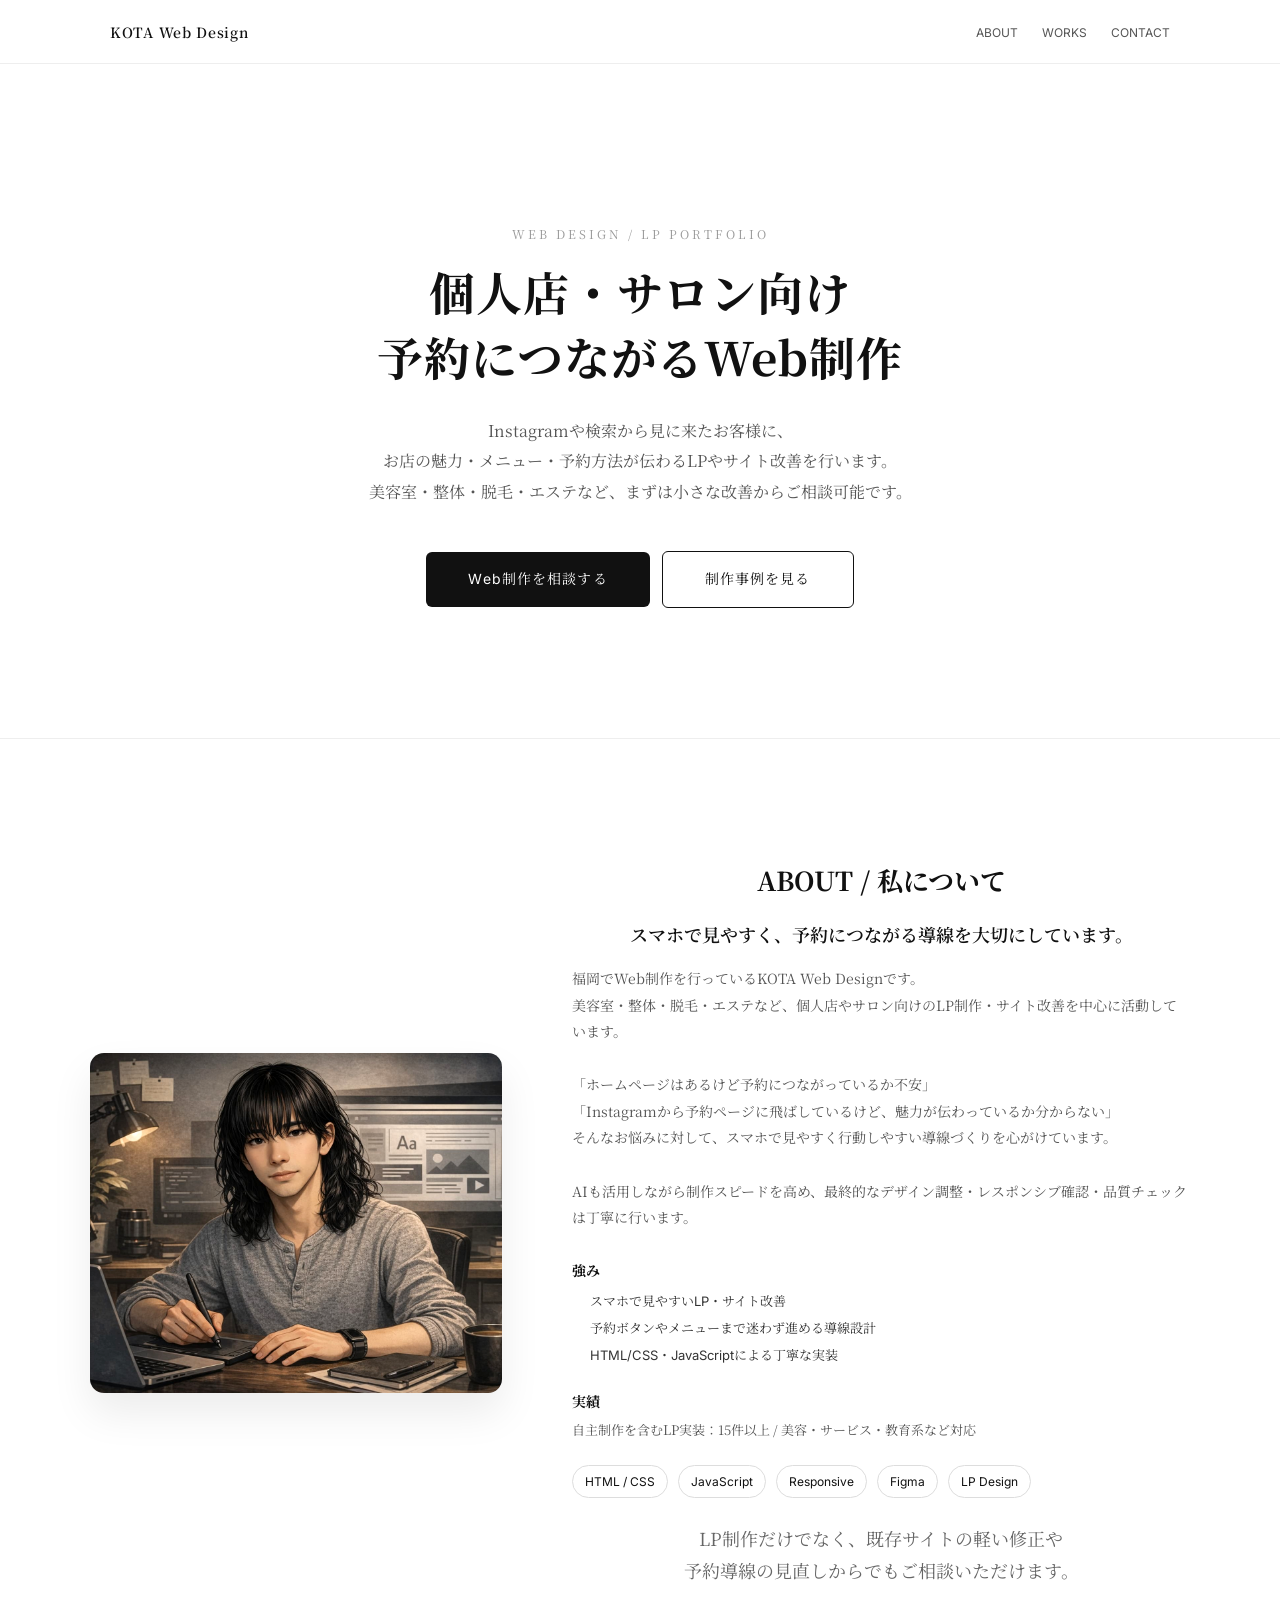
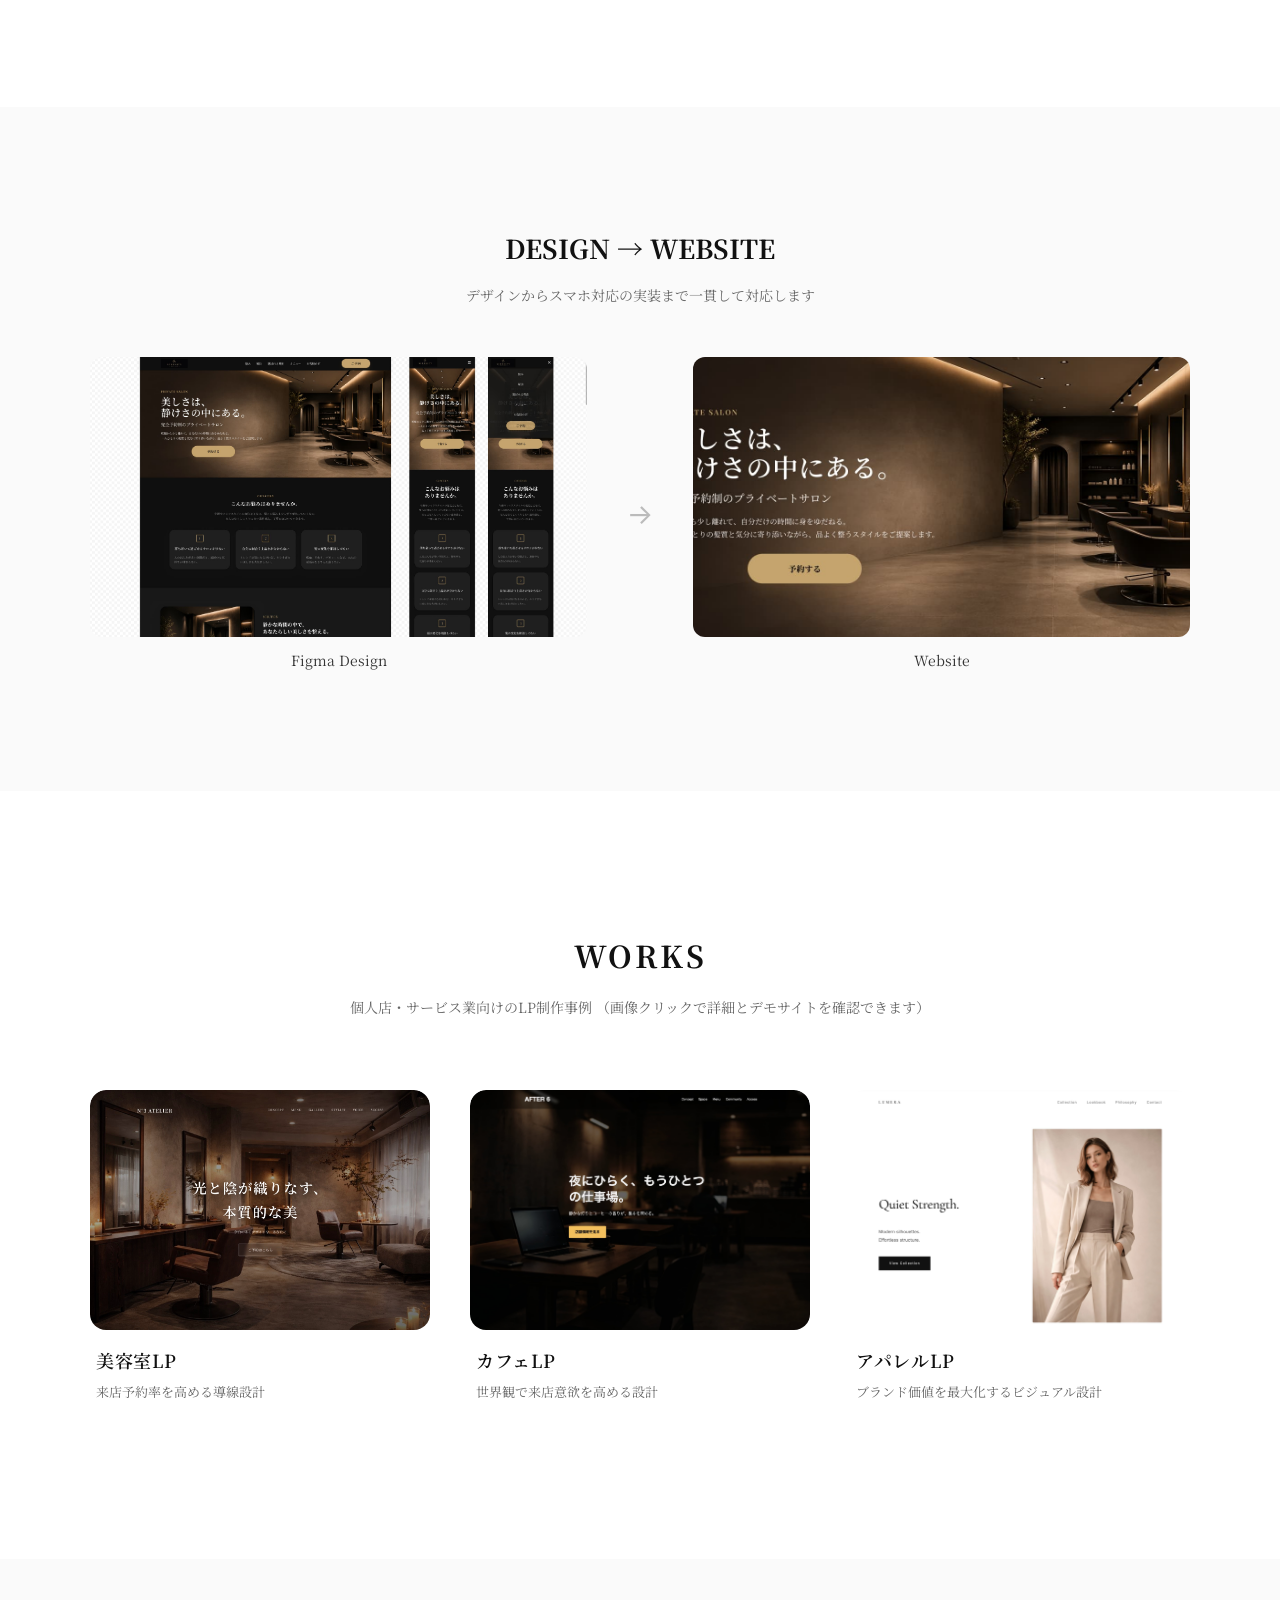
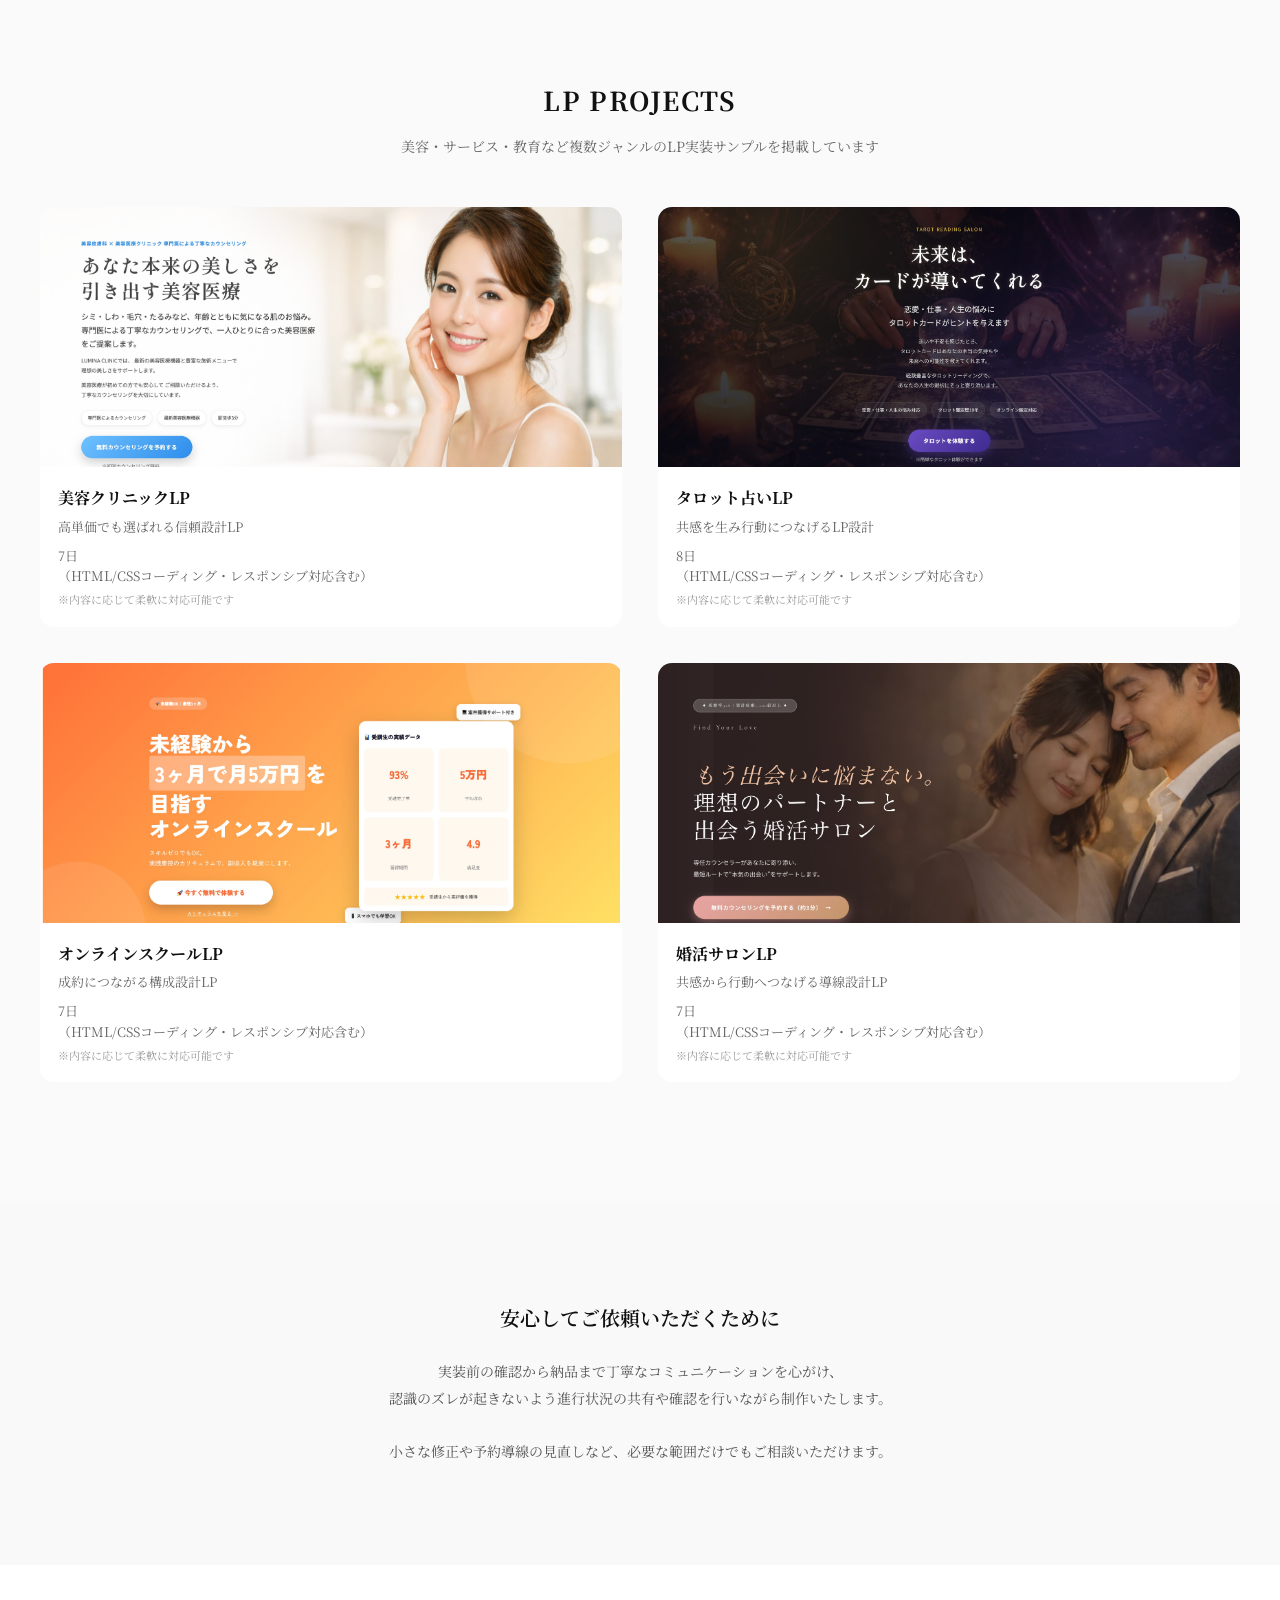
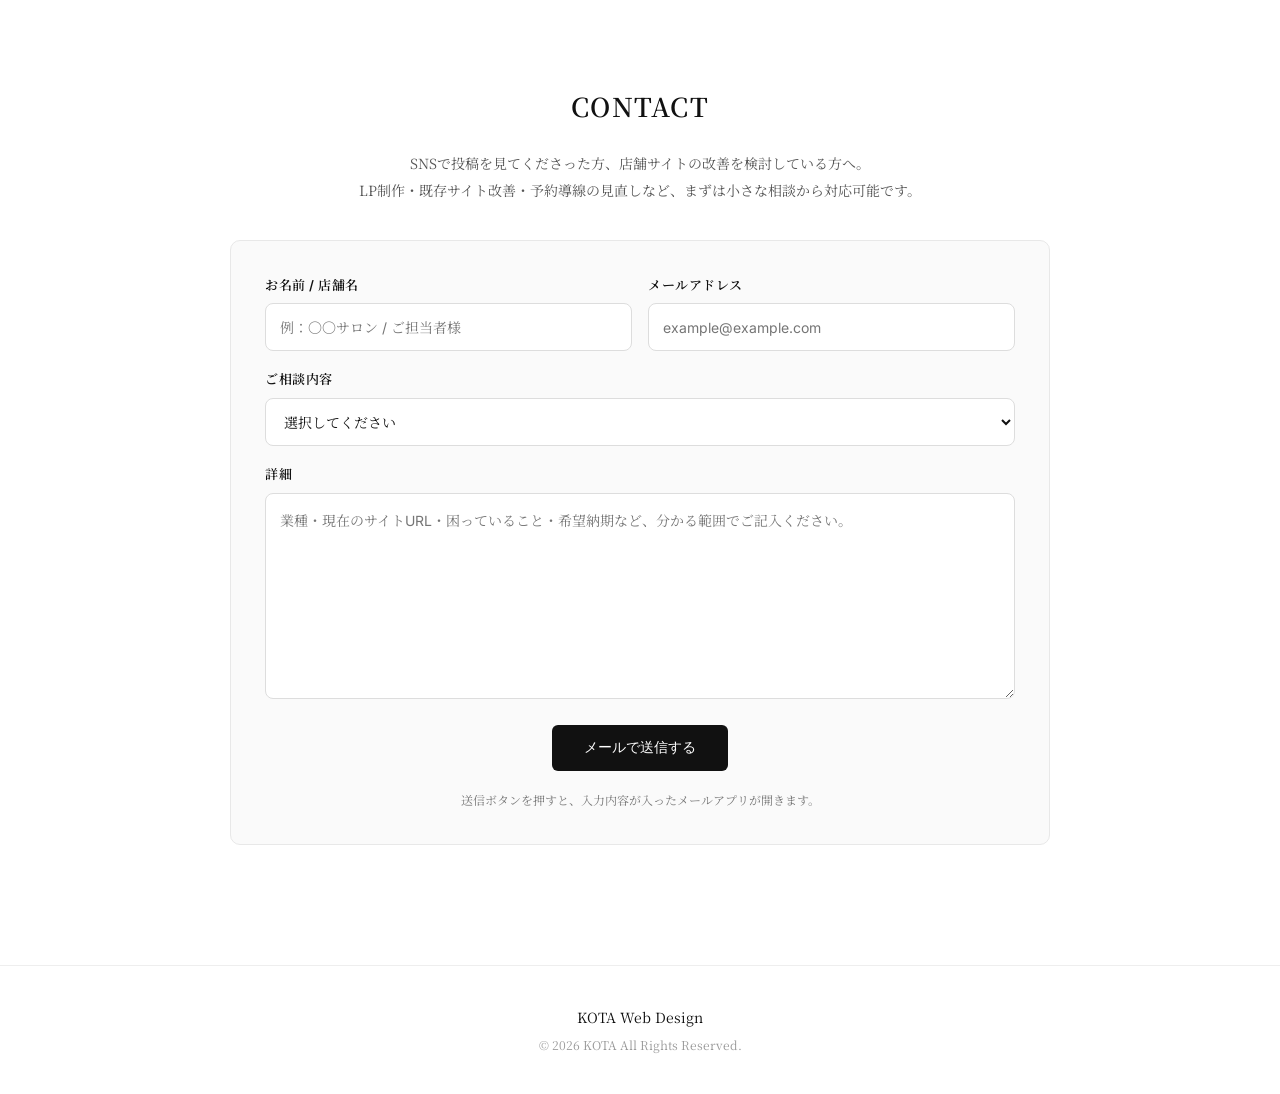
<file: index.html>
<!DOCTYPE html>
<html lang="ja">

<head>
  <meta charset="UTF-8">
  <meta name="viewport" content="width=device-width, initial-scale=1.0">

  <!-- SEO -->
  <title>個人店・サロン向けWeb制作 | KOTA Web Design</title>

  <meta name="description" content="美容室・整体・脱毛・エステなど、個人店・サロン向けにスマホで見やすいLP制作、既存サイト改善、予約導線の見直しを行っています。">

  <!-- OGP（SNSシェア用） -->
  <meta property="og:title" content="KOTA Web Design｜個人店・サロン向けWeb制作">
  <meta property="og:description" content="美容室・整体・脱毛・エステなど、スマホで予約につながるLP制作・サイト改善を行います。">
  <meta property="og:type" content="website">
  <meta property="og:url" content="https://kota-web-design.github.io/salon-web-portfolio/">
  <meta property="og:image" content="https://kota-web-design.github.io/salon-web-portfolio/img/ogp.jpg">

  <!-- Twitter -->
  <meta name="twitter:card" content="summary_large_image">

  <!-- CSS -->
  <link rel="stylesheet" href="style.css">

  <!-- フォント -->
  <link rel="preconnect" href="https://fonts.googleapis.com">
  <link rel="preconnect" href="https://fonts.gstatic.com" crossorigin>

  <link href="https://fonts.googleapis.com/css2?family=Inter:wght@300;400;500;600&family=Noto+Serif+JP:wght@400;500&display=swap" rel="stylesheet">

  <!-- ファビコン -->
<link rel="icon" href="img/favicon.ico" sizes="64x64" type="image/png">
</head>
<body>

<header class="header">
  <div class="header__inner">

    <!-- ロゴ -->
    <p class="header__logo">
      <a href="index.html">KOTA Web Design</a>
    </p>

    <!-- ハンバーガー -->
    <button class="header__toggle" aria-label="メニュー開閉">
      <span></span>
      <span></span>
      <span></span>
    </button>

    <!-- ナビ -->
    <nav class="header__nav" aria-label="グローバルナビゲーション">
      <ul>
        <li><a href="#about">ABOUT</a></li>
        <li><a href="#works">WORKS</a></li>
        <li><a href="#contact">CONTACT</a></li>
      </ul>
    </nav>

  </div>
</header>

  <main>


<section class="fv">

  <div class="fv__inner">

    <p class="fv__lead">WEB DESIGN / LP PORTFOLIO</p>

    <h1 class="fv__title">
      個人店・サロン向け<br>
      予約につながるWeb制作
    </h1>

    <p class="fv__text">
      Instagramや検索から見に来たお客様に、<br>
      お店の魅力・メニュー・予約方法が伝わるLPやサイト改善を行います。<br>
      美容室・整体・脱毛・エステなど、まずは小さな改善からご相談可能です。
    </p>

    <div class="fv__cta">
      <a href="#contact" class="btn-primary">
        Web制作を相談する
      </a>
      <a href="#works" class="btn-secondary">
        制作事例を見る
      </a>
    </div>
  </div>
</section>

<!------------- About -------------->

<section id="about" class="about">
  <div class="about__inner">

    <!-- 左：イラスト -->
    <div class="about__img">
      <img src="img/profile.jpg" alt="KOTA Web Design こうたのプロフィールイラスト" loading="lazy">
    </div>

    

    <!-- 右：テキスト -->
    <div class="about__content">

      <h2 class="about__title">ABOUT / 私について</h2>

      <p class="about__lead">
        スマホで見やすく、<br class="sp-only">予約につながる導線を大切にしています。
      </p>

      <p class="about__text">
        福岡でWeb制作を行っているKOTA Web Designです。<br>
        美容室・整体・脱毛・エステなど、個人店やサロン向けのLP制作・サイト改善を中心に活動しています。<br><br>

        「ホームページはあるけど予約につながっているか不安」<br>
        「Instagramから予約ページに飛ばしているけど、魅力が伝わっているか分からない」<br>
        そんなお悩みに対して、スマホで見やすく行動しやすい導線づくりを心がけています。<br><br>

        AIも活用しながら制作スピードを高め、最終的なデザイン調整・レスポンシブ確認・品質チェックは丁寧に行います。
      </p>

      <!-- 強み -->
      <div class="about__strength">
        <h3>強み</h3>
        <ul>
          <li>スマホで見やすいLP・サイト改善</li>
          <li>予約ボタンやメニューまで迷わず進める導線設計</li>
          <li>HTML/CSS・JavaScriptによる丁寧な実装</li>
        </ul>
      </div>

      <!-- 実績 -->
      <div class="about__data">
        <h3>実績</h3>
        <p>自主制作を含むLP実装：15件以上 / 美容・サービス・教育系など対応</p>
      </div>

      <!-- スキル -->
      <ul class="about__skills">
        <li>HTML / CSS</li>
        <li>JavaScript</li>
        <li>Responsive</li>
        <li>Figma</li>
        <li>LP Design</li>
      </ul>

        <!-- スタンス -->
      <p class="about__note">
        LP制作だけでなく、既存サイトの軽い修正や<br>予約導線の見直しからでもご相談いただけます。
      </p>

    </div>
    

  </div>

</section>


<!------------- DESIGN → CODE -------------->

<section class="flow">
  <div class="flow__inner">

    <h2 class="flow__title">DESIGN → WEBSITE</h2>

    <p class="flow__lead">
      デザインからスマホ対応の実装まで<br class="sp-only">一貫して対応します
    </p>

    <div class="flow__grid">

      <!-- Figma -->
      <a href="https://www.figma.com/design/ngQsk5LCOFToqk7Y4QgtPi/portfolio-hair-salon?m=auto&t=NcgxtEszSoe4qUZQ-6">
        <div class="flow__img">
          <img src="img/figma-sample.jpg" alt="Figmaデザインカンプ" loading="lazy">
        </div>
        <p class="flow__label">Figma Design</p>
      </a>

      <div class="flow__arrow">→</div>

      <!-- コーディング -->
      <a href="https://kota-web-design.github.io/salon-prive-lp/" target="_blank" rel="noopener noreferrer" class="flow__card">
        <div class="flow__img">
          <img src="img/code-sample.jpg" alt="コーディング実装サイト" loading="lazy">
        </div>
        <p class="flow__label">Website</p>
      </a>

    </div>

  </div>
</section>

<!------------- WORKS -------------->
<section id="works" class="works">

  <div class="works__inner">

    <h2 class="works__title">WORKS</h2>

    <p class="works__lead">
      個人店・サービス業向けのLP制作事例<br class="sp-only">
      （画像クリックで詳細とデモサイトを確認できます）
    </p>

    <div class="works__grid">

      <!-- 美容 -->
      <a href="work-hair.html" class="works__card">
        <div class="works__img">
          <img src="img/work-hair.jpg" alt="美容室LP制作事例" loading="lazy">
          <span class="works__link">詳細を見る →</span>
        </div>
        <div class="works__info">
          <h3>美容室LP</h3>
          <p>来店予約率を高める導線設計</p>
        </div>
      </a>

      <!-- カフェ -->
      <a href="work-cafe.html" class="works__card">
        <div class="works__img">
          <img src="img/work-cafe.jpg" alt="カフェLP制作事例" loading="lazy">
          <span class="works__link">詳細を見る →</span>
        </div>
        <div class="works__info">
          <h3>カフェLP</h3>
          <p>世界観で来店意欲を高める設計</p>
        </div>
      </a>

      <!-- アパレル -->
      <a href="work-apparel.html" class="works__card">
        <div class="works__img">
          <img src="img/work-apparel.jpg" alt="アパレルLP制作事例" loading="lazy">
          <span class="works__link">詳細を見る →</span>
        </div>
        <div class="works__info">
          <h3>アパレルLP</h3>
          <p>ブランド価値を最大化するビジュアル設計</p>
        </div>
      </a>

    </div>

  </div>

</section>
<!------------- LP -------------->

<section class="lp">
  <div class="lp__inner">

    <h2 class="lp__title">LP PROJECTS</h2>

    <p class="lp__lead">
      美容・サービス・教育など複数ジャンルの<br class="sp-only">LP実装サンプルを掲載しています
    </p>

    <div class="lp__grid">

   <!-- 美容クリニック -->
<a href="lp-beauty-clinic.html" target="_blank" rel="noopener noreferrer" class="lp__card">
  <div class="lp__img">
    <img src="img/lp-clinic.jpg" alt="美容クリニックLP" loading="lazy">
  </div>
  <div class="lp__info">
    <h3>美容クリニックLP</h3>
    <p>
      高単価でも選ばれる信頼設計LP
    </p>

    <p class="lp__meta">
      7日<br>
      （HTML/CSSコーディング・レスポンシブ対応含む）<br>
      <span class="lp__note">※内容に応じて柔軟に対応可能です</span>
    </p>
  </div>
</a>

      <!-- タロット -->
      <a href="lp-tarot.html" target="_blank" rel="noopener noreferrer" class="lp__card">
        <div class="lp__img">
          <img src="img/lp-tarot.jpg" alt="タロット占いLP" loading="lazy">
        </div>
        <div class="lp__info">
          <h3>タロット占いLP</h3>
          <p>
            共感を生み行動につなげるLP設計
          </p>
      
          <p class="lp__meta">
            8日<br>
            （HTML/CSSコーディング・レスポンシブ対応含む）<br>
            <span class="lp__note">※内容に応じて柔軟に対応可能です</span>
          </p>
        </div>
      </a>

      <!-- スクール -->
      <a href="lp-online-school.html" target="_blank" rel="noopener noreferrer" class="lp__card">
        <div class="lp__img">
          <img src="img/lp-school.jpg" alt="オンラインスクールLP" loading="lazy">
        </div>
        <div class="lp__info">
          <h3>オンラインスクールLP</h3>
          <p>
            成約につながる構成設計LP
          </p>
      
          <p class="lp__meta">
            7日<br>
            （HTML/CSSコーディング・レスポンシブ対応含む）<br>
            <span class="lp__note">※内容に応じて柔軟に対応可能です</span>
          </p>
        </div>
      </a>

      <!-- 婚活 -->
      <a href="lp-marriage.html" target="_blank" rel="noopener noreferrer" class="lp__card">
        <div class="lp__img">
          <img src="img/lp-marriage.jpg" alt="婚活サロンLP" loading="lazy">
        </div>
        <div class="lp__info">
          <h3>婚活サロンLP</h3>
          <p>
            共感から行動へつなげる導線設計LP
          </p>
      
          <p class="lp__meta">
            7日<br>
            （HTML/CSSコーディング・レスポンシブ対応含む）<br>
            <span class="lp__note">※内容に応じて柔軟に対応可能です</span>
          </p>
        </div>
      </a>

    </div>

  </div>
</section>

<!------------- TRUST -------------->

<section class="trust">
  <div class="trust__inner">

    <h2 class="trust__title">安心してご依頼いただくために</h2>

<p class="trust__text">
  実装前の確認から納品まで丁寧なコミュニケーションを心がけ、<br class="pc-only">
  認識のズレが起きないよう進行状況の共有や確認を<br class="sp-only">行いながら制作いたします。<br><br>

  小さな修正や予約導線の見直しなど、必要な範囲だけでも<br class="sp-only">ご相談いただけます。
</p>

  </div>
</section>

<!------------- Contact -------------->
<section id="contact" class="contact">
  <div class="contact__inner">

    <h2 class="contact__title">CONTACT</h2>

    <p class="contact__text">
      SNSで投稿を見てくださった方、店舗サイトの改善を検討している方へ。<br>
      LP制作・既存サイト改善・予約導線の見直しなど、まずは小さな相談から対応可能です。
    </p>

    <form class="contact__form" id="contactForm">
      <div class="contact__grid">
        <label class="contact__field">
          <span>お名前 / 店舗名</span>
          <input type="text" name="name" placeholder="例：〇〇サロン / ご担当者様" required>
        </label>

        <label class="contact__field">
          <span>メールアドレス</span>
          <input type="email" name="email" placeholder="example@example.com" required>
        </label>
      </div>

      <label class="contact__field">
        <span>ご相談内容</span>
        <select name="type" required>
          <option value="">選択してください</option>
          <option value="LP制作">LP制作</option>
          <option value="既存サイト改善">既存サイト改善</option>
          <option value="予約導線の見直し">予約導線の見直し</option>
          <option value="スマホ表示・表示崩れの修正">スマホ表示・表示崩れの修正</option>
          <option value="その他">その他</option>
        </select>
      </label>

      <label class="contact__field">
        <span>詳細</span>
        <textarea name="message" rows="7" placeholder="業種・現在のサイトURL・困っていること・希望納期など、分かる範囲でご記入ください。" required></textarea>
      </label>

      <div class="contact__actions">
        <button type="submit" class="contact__btn">メールで送信する</button>
      </div>

      <p class="contact__note">
        送信ボタンを押すと、入力内容が入ったメールアプリが開きます。
      </p>
    </form>

  </div>
</section>

</main>

<!------------- Footer -------------->
<footer class="footer">
  <div class="footer__inner">

    <p class="footer__name">
      KOTA Web Design
    </p>

    <p class="footer__copy">
      © 2026 KOTA All Rights Reserved.
    </p>

  </div>
</footer>

<script src="script.js"></script>
</body>

</html>
</file>
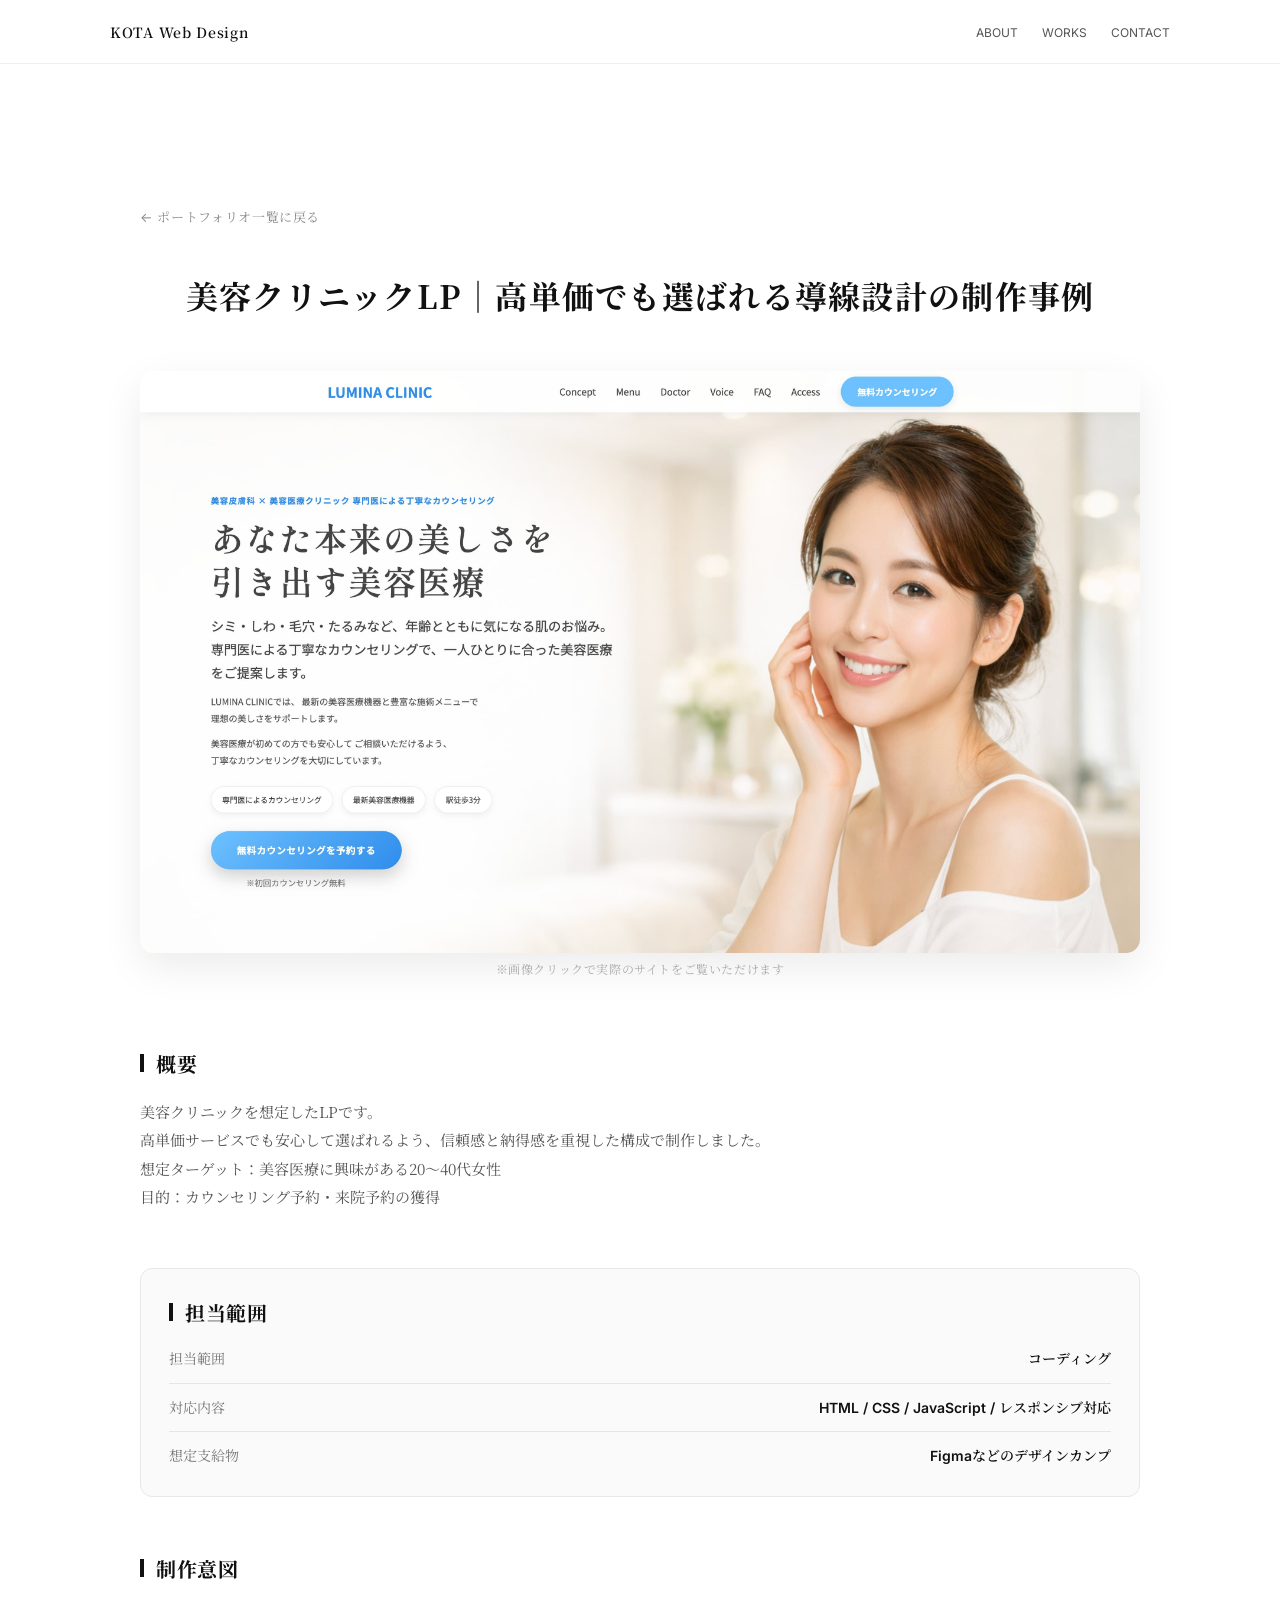
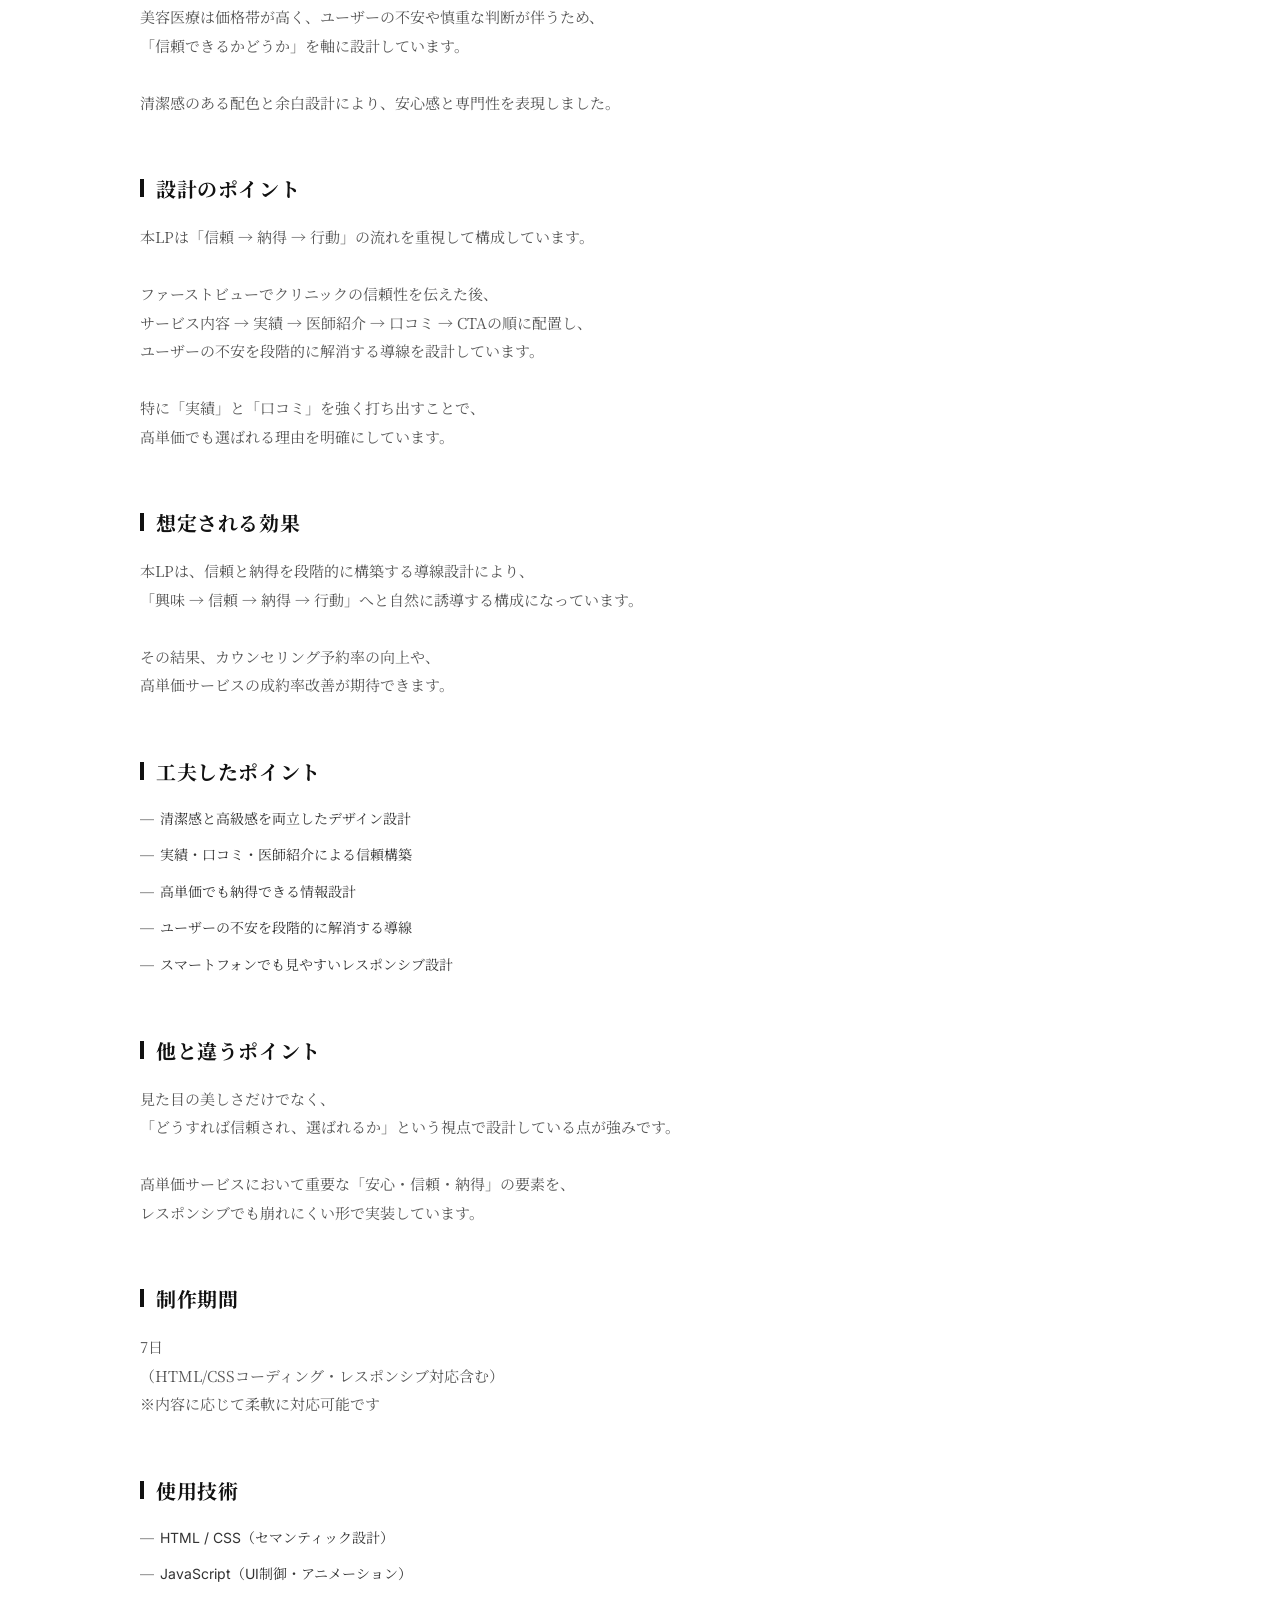
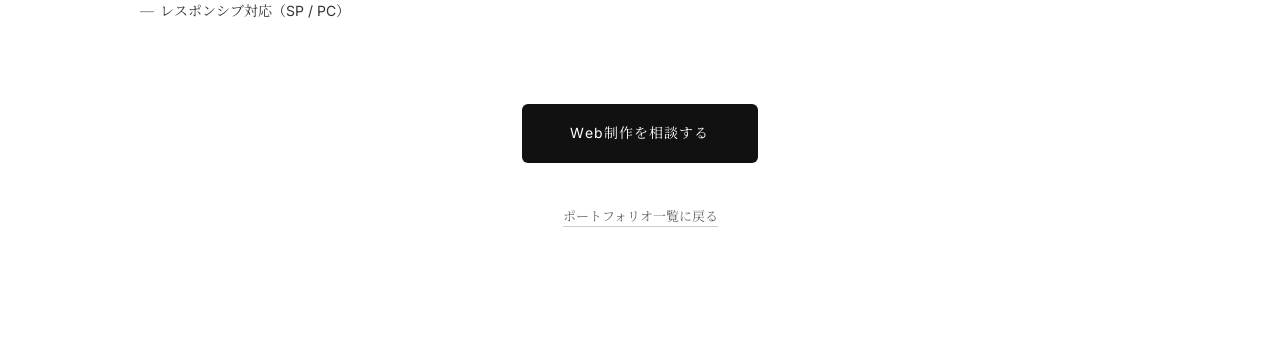
<file: lp-beauty-clinic.html>
<!DOCTYPE html>
<html lang="ja">
<head>
  <meta charset="UTF-8">
  <meta name="viewport" content="width=device-width, initial-scale=1.0">

  <!-- SEO -->
  <title>美容クリニックLP制作事例 | KOTA Web Design</title>
  <meta name="description" content="美容クリニックLPの制作事例。スマホで見やすいLP制作の事例を紹介しています。">

  <!-- OGP -->
  <meta property="og:title" content="美容クリニックLP制作事例 | KOTA Web Design">
  <meta property="og:description" content="スマホで見やすい導線設計を意識した美容クリニックLPの制作事例。">
  <meta property="og:type" content="article">
  <meta property="og:url" content="https://kota-web-design.github.io/salon-web-portfolio/lp-beauty-clinic.html">
  <meta property="og:image" content="https://kota-web-design.github.io/salon-web-portfolio/img/lp-clinic.jpg">

  <!-- favicon -->
  <link rel="icon" href="img/favicon.ico" sizes="64x64" type="image/x-icon">

  <!-- CSS -->
  <link rel="stylesheet" href="style.css">

  <!-- フォント -->
  <link rel="preconnect" href="https://fonts.googleapis.com">
  <link rel="preconnect" href="https://fonts.gstatic.com" crossorigin>
  <link href="https://fonts.googleapis.com/css2?family=Inter:wght@300;400;500;600&family=Noto+Serif+JP:wght@400;500&display=swap" rel="stylesheet">
</head>

<body>

<header class="header">
  <div class="header__inner">

    <!-- ロゴ -->
    <p class="header__logo">
      <a href="index.html">KOTA Web Design</a>
    </p>

    <!-- ハンバーガー -->
    <button class="header__toggle" aria-label="メニュー開閉">
      <span></span>
      <span></span>
      <span></span>
    </button>

    <!-- ナビ -->
    <nav class="header__nav" aria-label="グローバルナビゲーション">
      <ul>
        <li><a href="index.html#about">ABOUT</a></li>
        <li><a href="index.html#works">WORKS</a></li>
        <li><a href="index.html#contact">CONTACT</a></li>
      </ul>
    </nav>

  </div>
</header>
<!-- ================= MAIN ================= -->
<main>

<section class="work">

  <div class="work__inner">

        <div class="work__back">
  <a href="index.html">← ポートフォリオ一覧に戻る</a>
</div>

    <!-- タイトル -->
<h1 class="work__title">
  美容クリニックLP｜高単価でも選ばれる導線設計の制作事例
</h1>

    <!-- サムネ -->
    <div class="work__img">
      <a href="https://kota-web-design.github.io/beauty-clinic-lp-template/" target="_blank" rel="noopener noreferrer">
        <img src="img/lp-clinic.jpg" alt="美容クリニックのLP制作事例" loading="lazy">
      </a>
      <p class="work__link-note">
        ※画像クリックで実際のサイトをご覧いただけます
      </p>
    </div>

    <!-- 概要 -->
<div class="work__block">
  <h2 class="work__heading">概要</h2>
  <p class="work__text">
    美容クリニックを想定したLPです。<br>
    高単価サービスでも安心して選ばれるよう、信頼感と納得感を重視した構成で制作しました。
  </p>

  <p>
    想定ターゲット：美容医療に興味がある20〜40代女性<br>
    目的：カウンセリング予約・来院予約の獲得
  </p>
</div>

    <!-- 担当範囲 -->
    <div class="work__block work__scope">
      <h2 class="work__heading">担当範囲</h2>
      <ul class="work__scope-list">
        <li><span>担当範囲</span><strong>コーディング</strong></li>
        <li><span>対応内容</span><strong>HTML / CSS / JavaScript / レスポンシブ対応</strong></li>
        <li><span>想定支給物</span><strong>Figmaなどのデザインカンプ</strong></li>
      </ul>
    </div>

    <!-- 制作意図 -->
    <div class="work__block">
      <h2 class="work__heading">制作意図</h2>
      <p class="work__text">
        美容医療は価格帯が高く、ユーザーの不安や慎重な判断が伴うため、<br>
        「信頼できるかどうか」を軸に設計しています。<br><br>

        清潔感のある配色と余白設計により、安心感と専門性を表現しました。
      </p>
    </div>

    <!-- 設計 -->
    <div class="work__block">
      <h2 class="work__heading">設計のポイント</h2>
      <p class="work__text">
        本LPは「信頼 → 納得 → 行動」の流れを重視して構成しています。<br><br>

        ファーストビューでクリニックの信頼性を伝えた後、<br>
        サービス内容 → 実績 → 医師紹介 → 口コミ → CTAの順に配置し、<br>
        ユーザーの不安を段階的に解消する導線を設計しています。<br><br>

        特に「実績」と「口コミ」を強く打ち出すことで、<br>
        高単価でも選ばれる理由を明確にしています。
      </p>
    </div>

    <div class="work__block">
  <h2 class="work__heading">想定される効果</h2>
  <p class="work__text">
    本LPは、信頼と納得を段階的に構築する導線設計により、<br>
    「興味 → 信頼 → 納得 → 行動」へと自然に誘導する構成になっています。<br><br>

    その結果、カウンセリング予約率の向上や、<br>
    高単価サービスの成約率改善が期待できます。
  </p>
</div>

    <!-- 工夫 -->
    <div class="work__block">
      <h2 class="work__heading">工夫したポイント</h2>
      <ul class="work__list">
        <li>清潔感と高級感を両立したデザイン設計</li>
        <li>実績・口コミ・医師紹介による信頼構築</li>
        <li>高単価でも納得できる情報設計</li>
        <li>ユーザーの不安を段階的に解消する導線</li>
        <li>スマートフォンでも見やすいレスポンシブ設計</li>
      </ul>
    </div>

    <!-- 差別化 -->
    <div class="work__block">
      <h2 class="work__heading">他と違うポイント</h2>
      <p class="work__text">
        見た目の美しさだけでなく、<br>
        「どうすれば信頼され、選ばれるか」という視点で設計している点が強みです。<br><br>

        高単価サービスにおいて重要な「安心・信頼・納得」の要素を、<br>
        レスポンシブでも崩れにくい形で実装しています。
      </p>
    </div>

    <!-- 制作期間 -->
    <div class="work__block">
      <h2 class="work__heading">制作期間</h2>
      <p class="work__text">
        7日<br>
        （HTML/CSSコーディング・レスポンシブ対応含む）<br>
        <span class="work__note">※内容に応じて柔軟に対応可能です</span>
      </p>
    </div>

    <!-- 技術 -->
    <div class="work__block">
      <h2 class="work__heading">使用技術</h2>
      <ul class="work__list">
<li>HTML / CSS（セマンティック設計）</li>
<li>JavaScript（UI制御・アニメーション）</li>
<li>レスポンシブ対応（SP / PC）</li>
      </ul>
    </div>

    <!-- CTA -->
    <div class="work__cta">
      <a href="index.html#contact">
        Web制作を相談する
      </a>
    </div>

            <div class="work__bottom-nav">
  <a href="index.html" class="work__back-btn">
    ポートフォリオ一覧に戻る
  </a>
</div>

  </div>

</section>

</main>
<script src="script.js"></script>
</body>
</html>
</file>
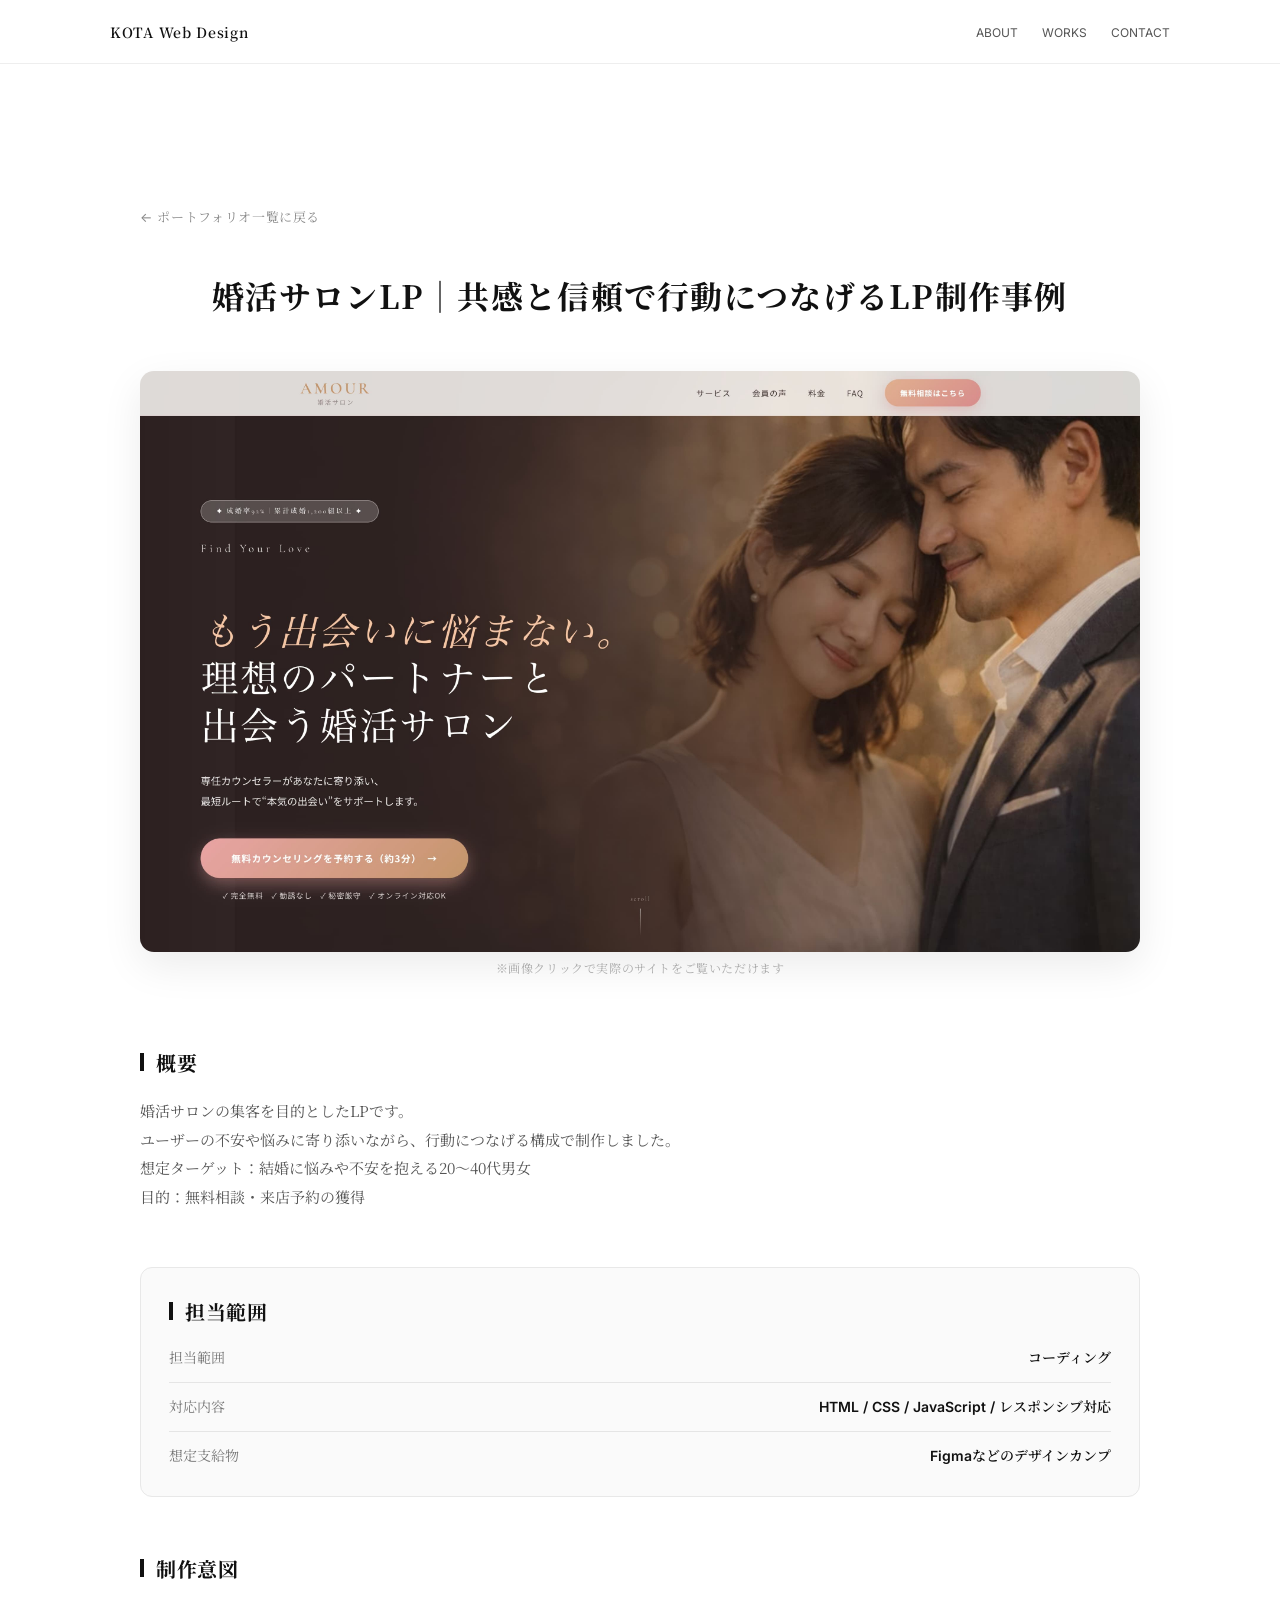
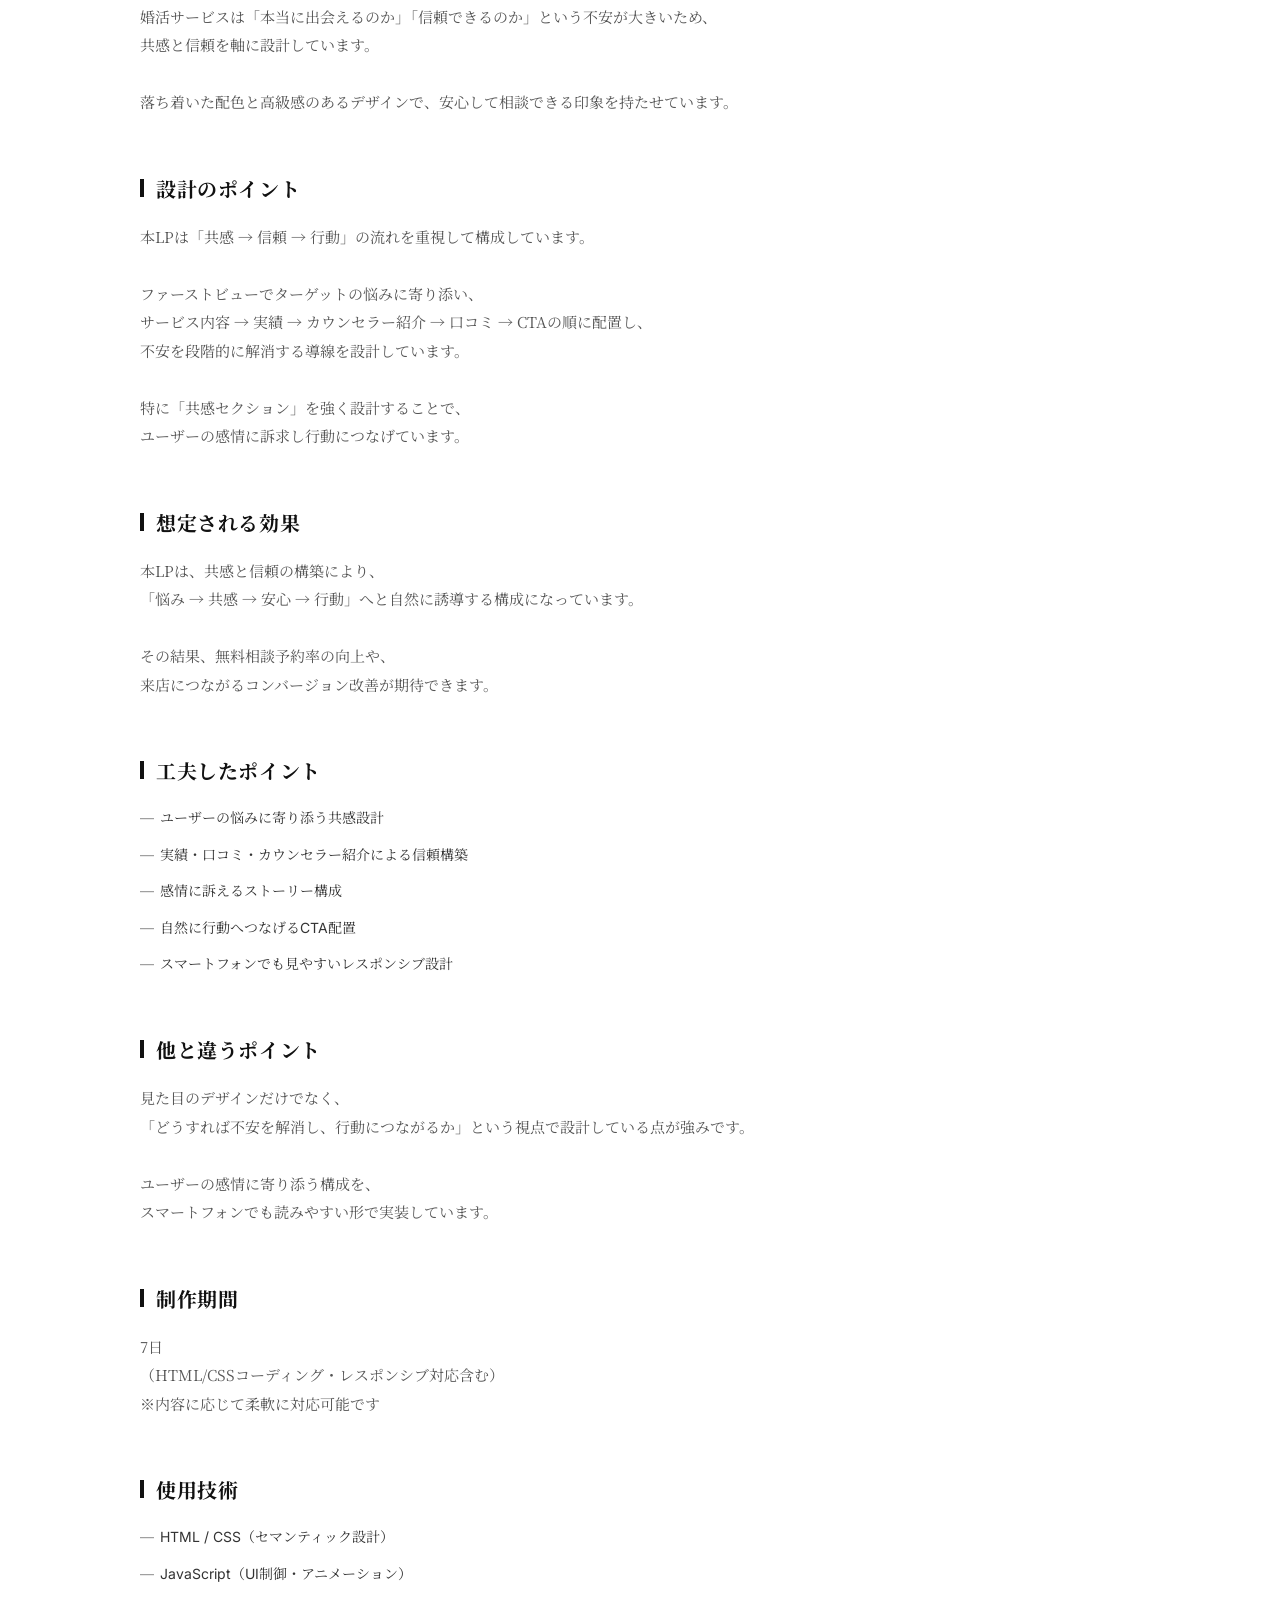
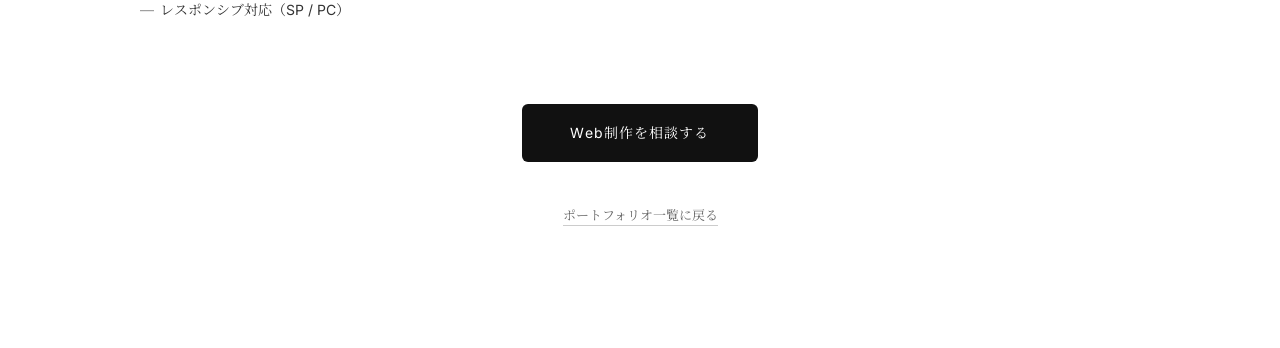
<file: lp-marriage.html>
<!DOCTYPE html>
<html lang="ja">
<head>
  <meta charset="UTF-8">
  <meta name="viewport" content="width=device-width, initial-scale=1.0">

  <!-- SEO -->
  <title>婚活サロンLP制作事例 | KOTA Web Design</title>
  <meta name="description" content="婚活サロンLPの制作事例。スマホで見やすいLP制作の事例を紹介しています。">

  <!-- OGP -->
  <meta property="og:title" content="婚活サロンLP制作事例 | KOTA Web Design">
  <meta property="og:description" content="スマホで見やすい導線設計を意識した婚活サロンLPの制作事例。">
  <meta property="og:type" content="article">
  <meta property="og:url" content="https://kota-web-design.github.io/salon-web-portfolio/lp-marriage.html">
  <meta property="og:image" content="https://kota-web-design.github.io/salon-web-portfolio/img/lp-marriage.jpg">

  <!-- favicon -->
<link rel="icon" href="img/favicon.ico" sizes="64x64" type="image/x-icon">

  <!-- CSS -->
  <link rel="stylesheet" href="style.css">

  <!-- フォント -->
  <link rel="preconnect" href="https://fonts.googleapis.com">
  <link rel="preconnect" href="https://fonts.gstatic.com" crossorigin>
  <link href="https://fonts.googleapis.com/css2?family=Inter:wght@300;400;500;600&family=Noto+Serif+JP:wght@400;500&display=swap" rel="stylesheet">
</head>

<body>

<!-- ================= HEADER ================= -->
<header class="header">
  <div class="header__inner">

    <!-- ロゴ -->
    <p class="header__logo">
      <a href="index.html">KOTA Web Design</a>
    </p>

    <!-- ハンバーガー -->
    <button class="header__toggle" aria-label="メニュー開閉">
      <span></span>
      <span></span>
      <span></span>
    </button>

    <!-- ナビ -->
    <nav class="header__nav" aria-label="グローバルナビゲーション">
      <ul>
        <li><a href="index.html#about">ABOUT</a></li>
        <li><a href="index.html#works">WORKS</a></li>
        <li><a href="index.html#contact">CONTACT</a></li>
      </ul>
    </nav>

  </div>
</header>

<!-- ================= MAIN ================= -->
<main>

<section class="work">

  <div class="work__inner">

                <div class="work__back">
  <a href="index.html">← ポートフォリオ一覧に戻る</a>
</div>

    <!-- タイトル -->
<h1 class="work__title">
  婚活サロンLP｜共感と信頼で行動につなげるLP制作事例
</h1>

    <!-- サムネ -->
    <div class="work__img">
      <a href="https://kota-web-design.github.io/marriage-agency-lp/" target="_blank" rel="noopener noreferrer">
       <img src="img/lp-marriage.jpg" alt="婚活サロンのLP制作事例" loading="lazy">
      </a>
      <p class="work__link-note">
        ※画像クリックで実際のサイトをご覧いただけます
      </p>
    </div>

    <!-- 概要 -->
<div class="work__block">
  <h2 class="work__heading">概要</h2>
  <p class="work__text">
    婚活サロンの集客を目的としたLPです。<br>
    ユーザーの不安や悩みに寄り添いながら、行動につなげる構成で制作しました。
  </p>

  <p>
    想定ターゲット：結婚に悩みや不安を抱える20〜40代男女<br>
    目的：無料相談・来店予約の獲得
  </p>
</div>

    <!-- 担当範囲 -->
    <div class="work__block work__scope">
      <h2 class="work__heading">担当範囲</h2>
      <ul class="work__scope-list">
        <li><span>担当範囲</span><strong>コーディング</strong></li>
        <li><span>対応内容</span><strong>HTML / CSS / JavaScript / レスポンシブ対応</strong></li>
        <li><span>想定支給物</span><strong>Figmaなどのデザインカンプ</strong></li>
      </ul>
    </div>

    <!-- 制作意図 -->
    <div class="work__block">
      <h2 class="work__heading">制作意図</h2>
      <p class="work__text">
        婚活サービスは「本当に出会えるのか」「信頼できるのか」という不安が大きいため、<br>
        共感と信頼を軸に設計しています。<br><br>

        落ち着いた配色と高級感のあるデザインで、安心して相談できる印象を持たせています。
      </p>
    </div>

    <!-- 設計 -->
    <div class="work__block">
      <h2 class="work__heading">設計のポイント</h2>
      <p class="work__text">
        本LPは「共感 → 信頼 → 行動」の流れを重視して構成しています。<br><br>

        ファーストビューでターゲットの悩みに寄り添い、<br>
        サービス内容 → 実績 → カウンセラー紹介 → 口コミ → CTAの順に配置し、<br>
        不安を段階的に解消する導線を設計しています。<br><br>

        特に「共感セクション」を強く設計することで、<br>
        ユーザーの感情に訴求し行動につなげています。
      </p>
    </div>

    <div class="work__block">
  <h2 class="work__heading">想定される効果</h2>
  <p class="work__text">
    本LPは、共感と信頼の構築により、<br>
    「悩み → 共感 → 安心 → 行動」へと自然に誘導する構成になっています。<br><br>

    その結果、無料相談予約率の向上や、<br>
    来店につながるコンバージョン改善が期待できます。
  </p>
</div>

    <!-- 工夫 -->
    <div class="work__block">
      <h2 class="work__heading">工夫したポイント</h2>
      <ul class="work__list">
        <li>ユーザーの悩みに寄り添う共感設計</li>
        <li>実績・口コミ・カウンセラー紹介による信頼構築</li>
        <li>感情に訴えるストーリー構成</li>
        <li>自然に行動へつなげるCTA配置</li>
        <li>スマートフォンでも見やすいレスポンシブ設計</li>
      </ul>
    </div>

    <!-- 差別化 -->
    <div class="work__block">
      <h2 class="work__heading">他と違うポイント</h2>
      <p class="work__text">
        見た目のデザインだけでなく、<br>
        「どうすれば不安を解消し、行動につながるか」という視点で設計している点が強みです。<br><br>

        ユーザーの感情に寄り添う構成を、<br>
        スマートフォンでも読みやすい形で実装しています。
      </p>
    </div>

    <!-- 制作期間 -->
    <div class="work__block">
      <h2 class="work__heading">制作期間</h2>
      <p class="work__text">
        7日<br>
        （HTML/CSSコーディング・レスポンシブ対応含む）<br>
        <span class="work__note">※内容に応じて柔軟に対応可能です</span>
      </p>
    </div>

    <!-- 技術 -->
    <div class="work__block">
      <h2 class="work__heading">使用技術</h2>
      <ul class="work__list">
<li>HTML / CSS（セマンティック設計）</li>
<li>JavaScript（UI制御・アニメーション）</li>
<li>レスポンシブ対応（SP / PC）</li>
      </ul>
    </div>



    
    <!-- CTA -->
    <div class="work__cta">
      <a href="index.html#contact">
        Web制作を相談する
      </a>
    </div>


        <div class="work__bottom-nav">
  <a href="index.html" class="work__back-btn">
    ポートフォリオ一覧に戻る
  </a>
</div>

  </div>

</section>

</main>
<script src="script.js"></script>
</body>
</html>
</file>
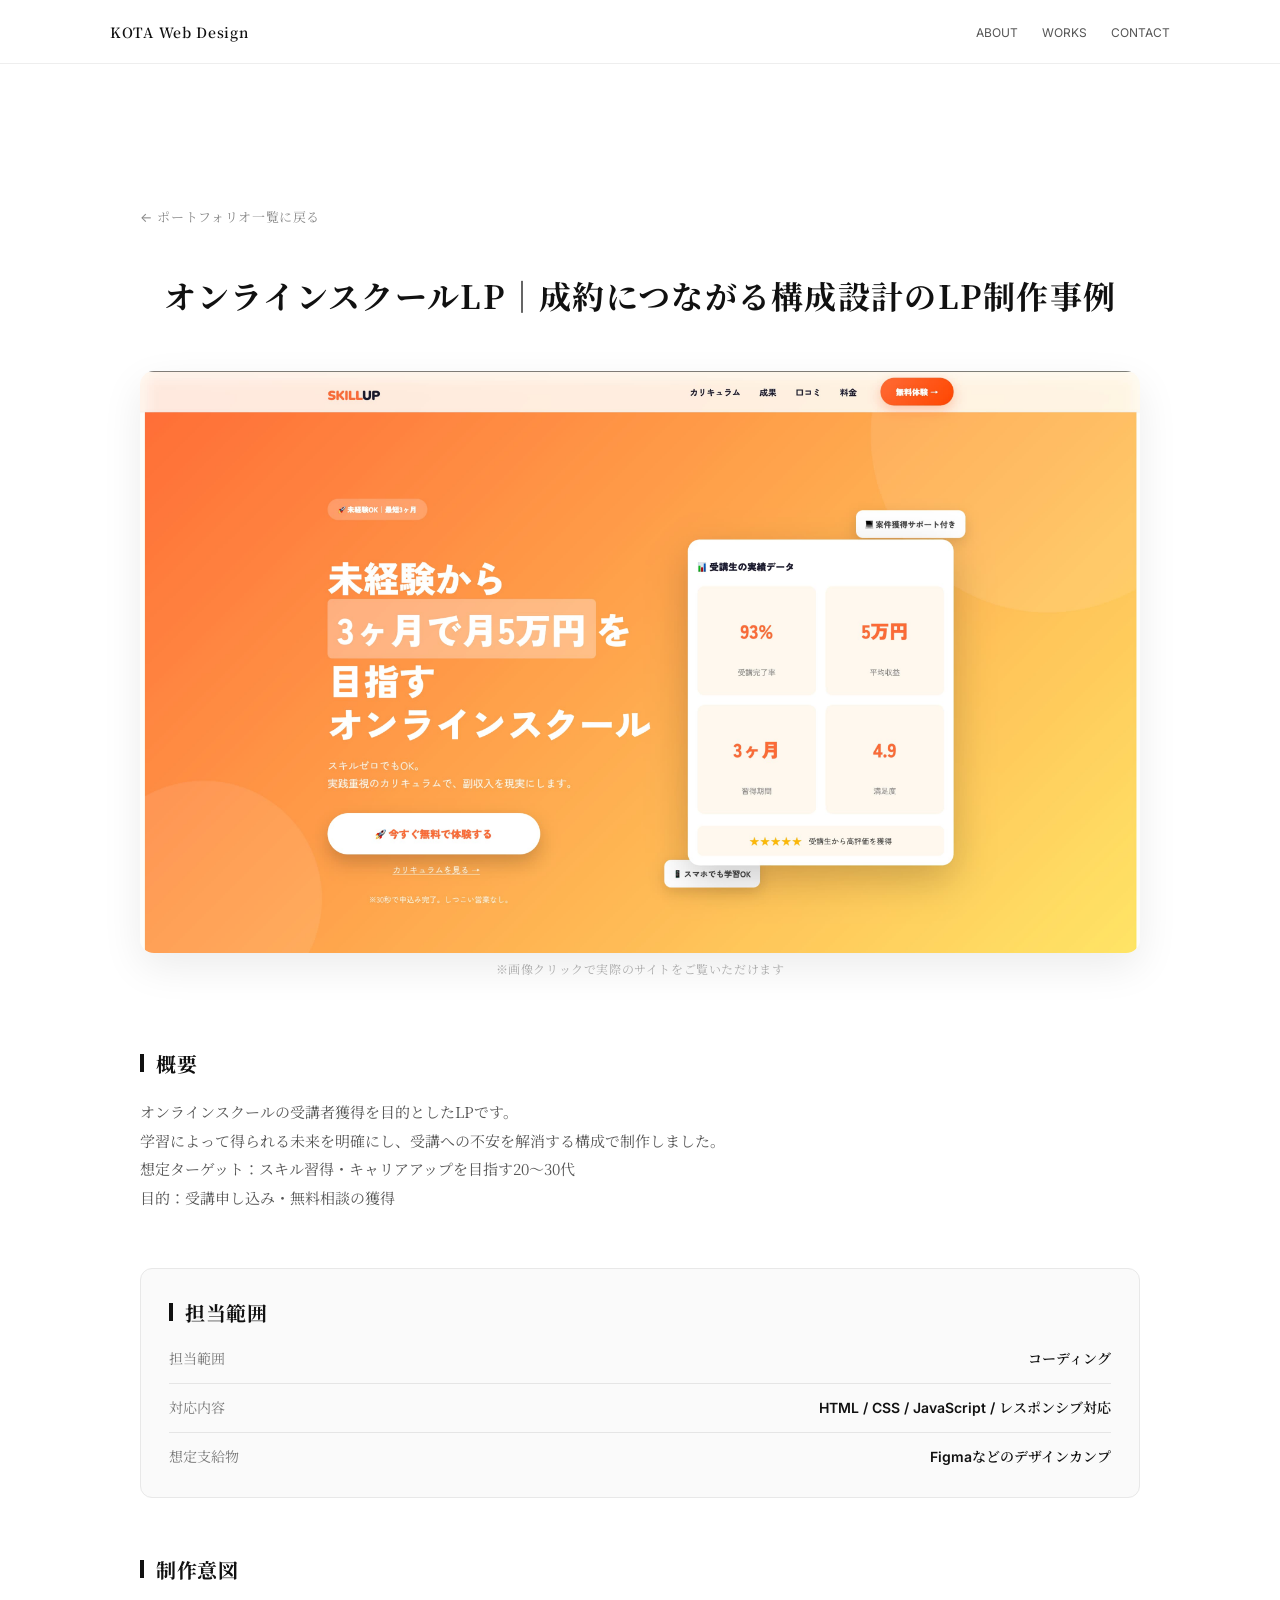
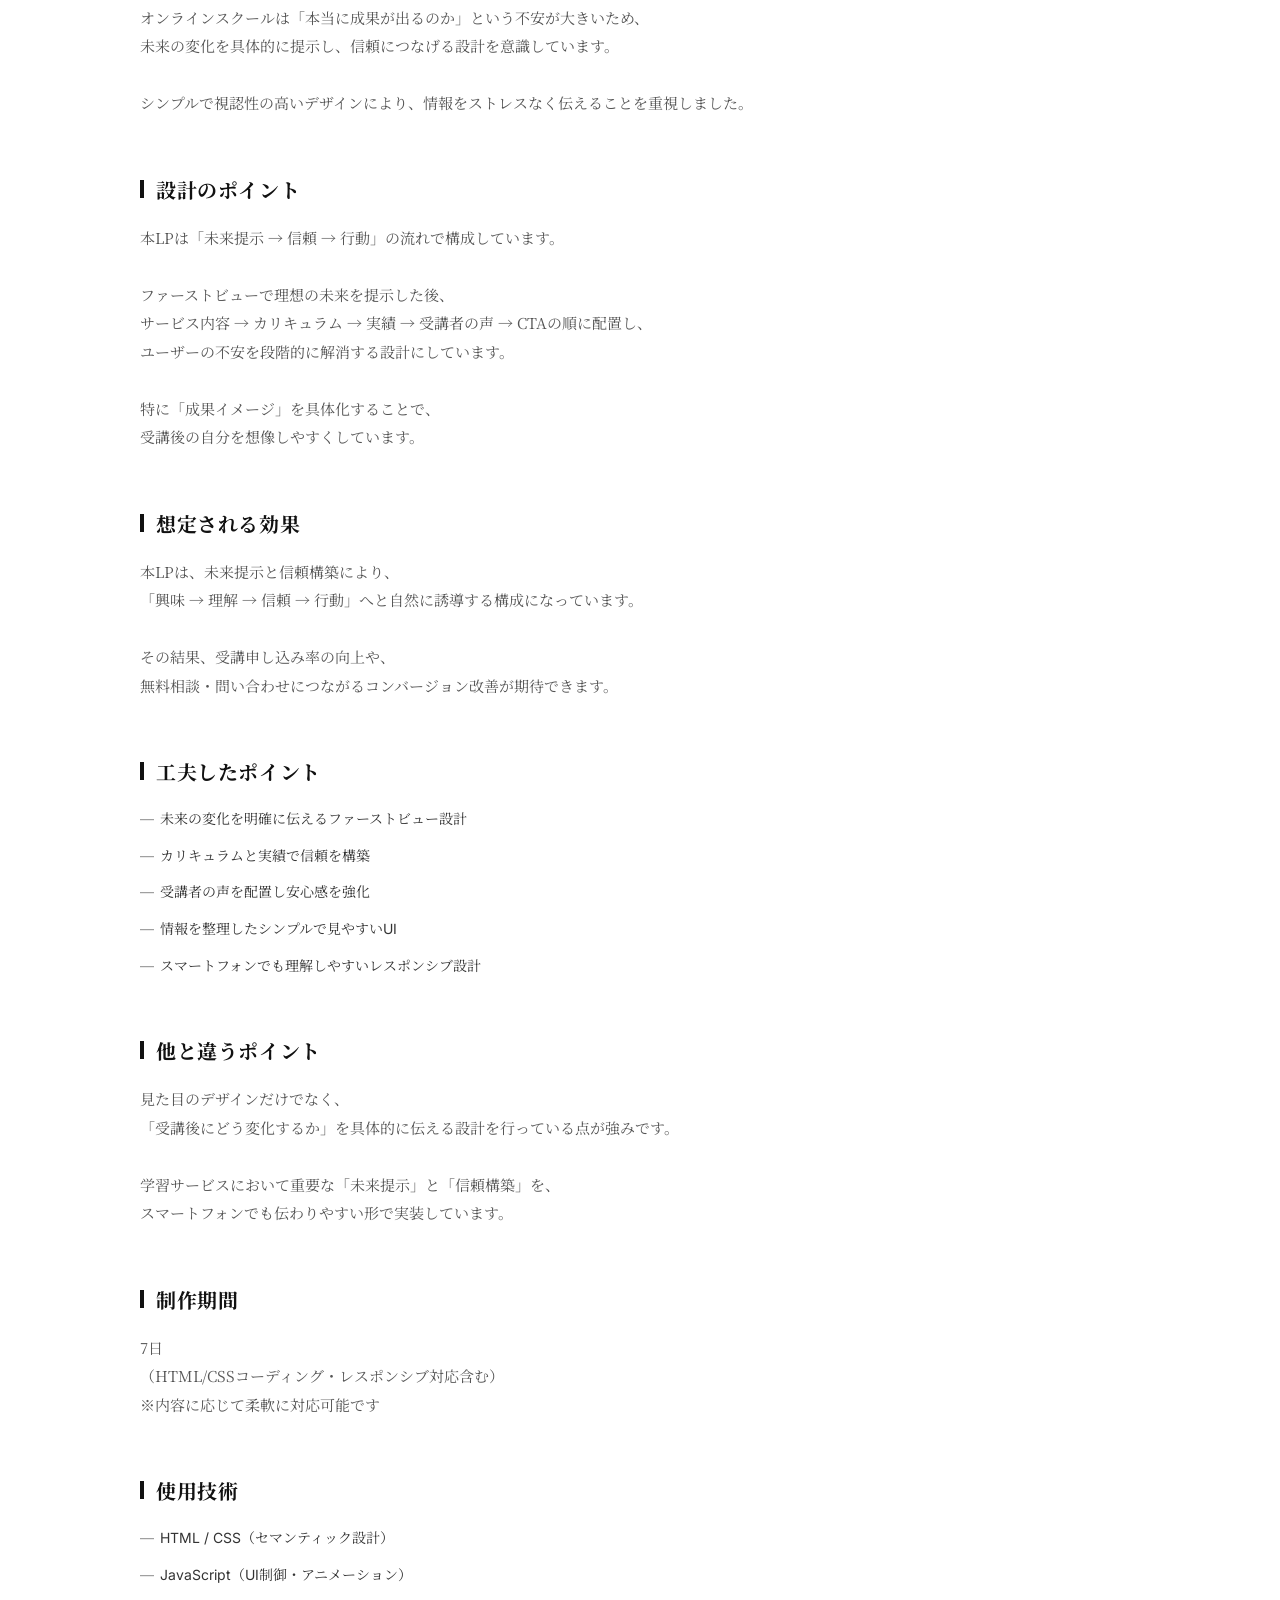
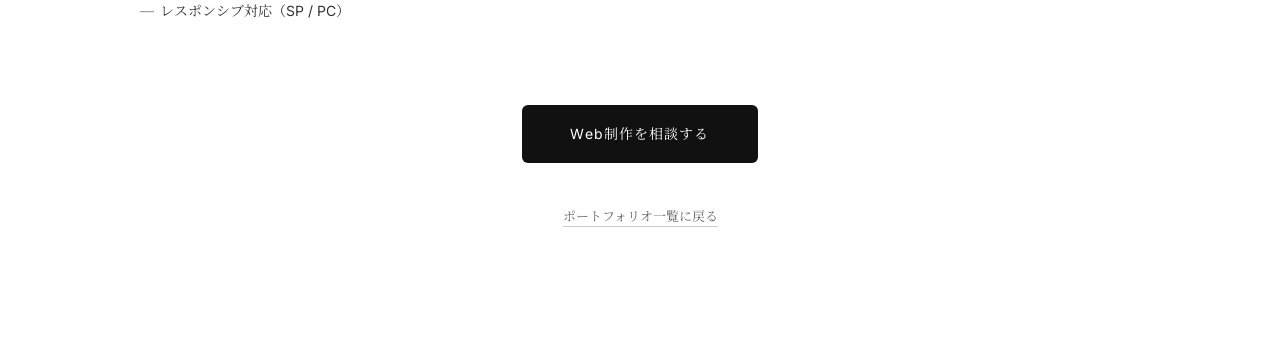
<file: lp-online-school.html>
<!DOCTYPE html>
<html lang="ja">
<head>
  <meta charset="UTF-8">
  <meta name="viewport" content="width=device-width, initial-scale=1.0">

  <!-- SEO -->
  <title>オンラインスクールLP制作事例 | KOTA Web Design</title>
  <meta name="description" content="オンラインスクールLPの制作事例。スマホで見やすいLP制作の事例を紹介しています。">

  <!-- OGP -->
  <meta property="og:title" content="オンラインスクールLP制作事例 | KOTA Web Design">
  <meta property="og:description" content="スマホで見やすい導線設計を意識したオンラインスクールLPの制作事例。">
  <meta property="og:type" content="article">
  <meta property="og:url" content="https://kota-web-design.github.io/salon-web-portfolio/lp-online-school.html">
  <meta property="og:image" content="https://kota-web-design.github.io/salon-web-portfolio/img/lp-school.jpg">

  <!-- favicon -->
 <link rel="icon" href="img/favicon.ico" sizes="64x64" type="image/x-icon">

  <!-- CSS -->
  <link rel="stylesheet" href="style.css">

  <!-- フォント -->
  <link rel="preconnect" href="https://fonts.googleapis.com">
  <link rel="preconnect" href="https://fonts.gstatic.com" crossorigin>
  <link href="https://fonts.googleapis.com/css2?family=Inter:wght@300;400;500;600&family=Noto+Serif+JP:wght@400;500&display=swap" rel="stylesheet">
</head>

<body>

<!-- ================= HEADER ================= -->
<header class="header">
  <div class="header__inner">

    <!-- ロゴ -->
    <p class="header__logo">
      <a href="index.html">KOTA Web Design</a>
    </p>

    <!-- ハンバーガー -->
    <button class="header__toggle" aria-label="メニュー開閉">
      <span></span>
      <span></span>
      <span></span>
    </button>

    <!-- ナビ -->
    <nav class="header__nav" aria-label="グローバルナビゲーション">
      <ul>
        <li><a href="index.html#about">ABOUT</a></li>
        <li><a href="index.html#works">WORKS</a></li>
        <li><a href="index.html#contact">CONTACT</a></li>
      </ul>
    </nav>

  </div>
</header>

<!-- ================= MAIN ================= -->
<main>

<section class="work">

  <div class="work__inner">

            <div class="work__back">
  <a href="index.html">← ポートフォリオ一覧に戻る</a>
</div>

    <!-- タイトル -->
<h1 class="work__title">
  オンラインスクールLP｜成約につながる構成設計のLP制作事例
</h1>

    <!-- サムネ -->
    <div class="work__img">
      <a href="https://kota-web-design.github.io/online-school-lp/" target="_blank" rel="noopener noreferrer">
        <img src="img/lp-school.jpg" alt="オンラインスクールのLP制作事例" loading="lazy">
      </a>
      <p class="work__link-note">
        ※画像クリックで実際のサイトをご覧いただけます
      </p>
    </div>

    <!-- 概要 -->
<div class="work__block">
  <h2 class="work__heading">概要</h2>
  <p class="work__text">
    オンラインスクールの受講者獲得を目的としたLPです。<br>
    学習によって得られる未来を明確にし、受講への不安を解消する構成で制作しました。
  </p>

  <p>
    想定ターゲット：スキル習得・キャリアアップを目指す20〜30代<br>
    目的：受講申し込み・無料相談の獲得
  </p>
</div>

    <!-- 担当範囲 -->
    <div class="work__block work__scope">
      <h2 class="work__heading">担当範囲</h2>
      <ul class="work__scope-list">
        <li><span>担当範囲</span><strong>コーディング</strong></li>
        <li><span>対応内容</span><strong>HTML / CSS / JavaScript / レスポンシブ対応</strong></li>
        <li><span>想定支給物</span><strong>Figmaなどのデザインカンプ</strong></li>
      </ul>
    </div>

    <!-- 制作意図 -->
    <div class="work__block">
      <h2 class="work__heading">制作意図</h2>
      <p class="work__text">
        オンラインスクールは「本当に成果が出るのか」という不安が大きいため、<br>
        未来の変化を具体的に提示し、信頼につなげる設計を意識しています。<br><br>

        シンプルで視認性の高いデザインにより、情報をストレスなく伝えることを重視しました。
      </p>
    </div>

    <!-- 設計 -->
    <div class="work__block">
      <h2 class="work__heading">設計のポイント</h2>
      <p class="work__text">
        本LPは「未来提示 → 信頼 → 行動」の流れで構成しています。<br><br>

        ファーストビューで理想の未来を提示した後、<br>
        サービス内容 → カリキュラム → 実績 → 受講者の声 → CTAの順に配置し、<br>
        ユーザーの不安を段階的に解消する設計にしています。<br><br>

        特に「成果イメージ」を具体化することで、<br>
        受講後の自分を想像しやすくしています。
      </p>
    </div>

    <div class="work__block">
  <h2 class="work__heading">想定される効果</h2>
  <p class="work__text">
    本LPは、未来提示と信頼構築により、<br>
    「興味 → 理解 → 信頼 → 行動」へと自然に誘導する構成になっています。<br><br>

    その結果、受講申し込み率の向上や、<br>
    無料相談・問い合わせにつながるコンバージョン改善が期待できます。
  </p>
</div>

    <!-- 工夫 -->
    <div class="work__block">
      <h2 class="work__heading">工夫したポイント</h2>
      <ul class="work__list">
        <li>未来の変化を明確に伝えるファーストビュー設計</li>
        <li>カリキュラムと実績で信頼を構築</li>
        <li>受講者の声を配置し安心感を強化</li>
        <li>情報を整理したシンプルで見やすいUI</li>
        <li>スマートフォンでも理解しやすいレスポンシブ設計</li>
      </ul>
    </div>

    <!-- 差別化 -->
    <div class="work__block">
      <h2 class="work__heading">他と違うポイント</h2>
      <p class="work__text">
        見た目のデザインだけでなく、<br>
        「受講後にどう変化するか」を具体的に伝える設計を行っている点が強みです。<br><br>

        学習サービスにおいて重要な「未来提示」と「信頼構築」を、<br>
        スマートフォンでも伝わりやすい形で実装しています。
      </p>
    </div>

    <!-- 制作期間 -->
    <div class="work__block">
      <h2 class="work__heading">制作期間</h2>
      <p class="work__text">
        7日<br>
        （HTML/CSSコーディング・レスポンシブ対応含む）<br>
        <span class="work__note">※内容に応じて柔軟に対応可能です</span>
      </p>
    </div>

    <!-- 技術 -->
    <div class="work__block">
      <h2 class="work__heading">使用技術</h2>
      <ul class="work__list">
<li>HTML / CSS（セマンティック設計）</li>
<li>JavaScript（UI制御・アニメーション）</li>
<li>レスポンシブ対応（SP / PC）</li>
      </ul>
    </div>

    <!-- CTA -->
    <div class="work__cta">
      <a href="index.html#contact">
        Web制作を相談する
      </a>
    </div>

                <div class="work__bottom-nav">
  <a href="index.html" class="work__back-btn">
    ポートフォリオ一覧に戻る
  </a>
</div>

  </div>

</section>

</main>
<script src="script.js"></script>
</body>
</html>
</file>
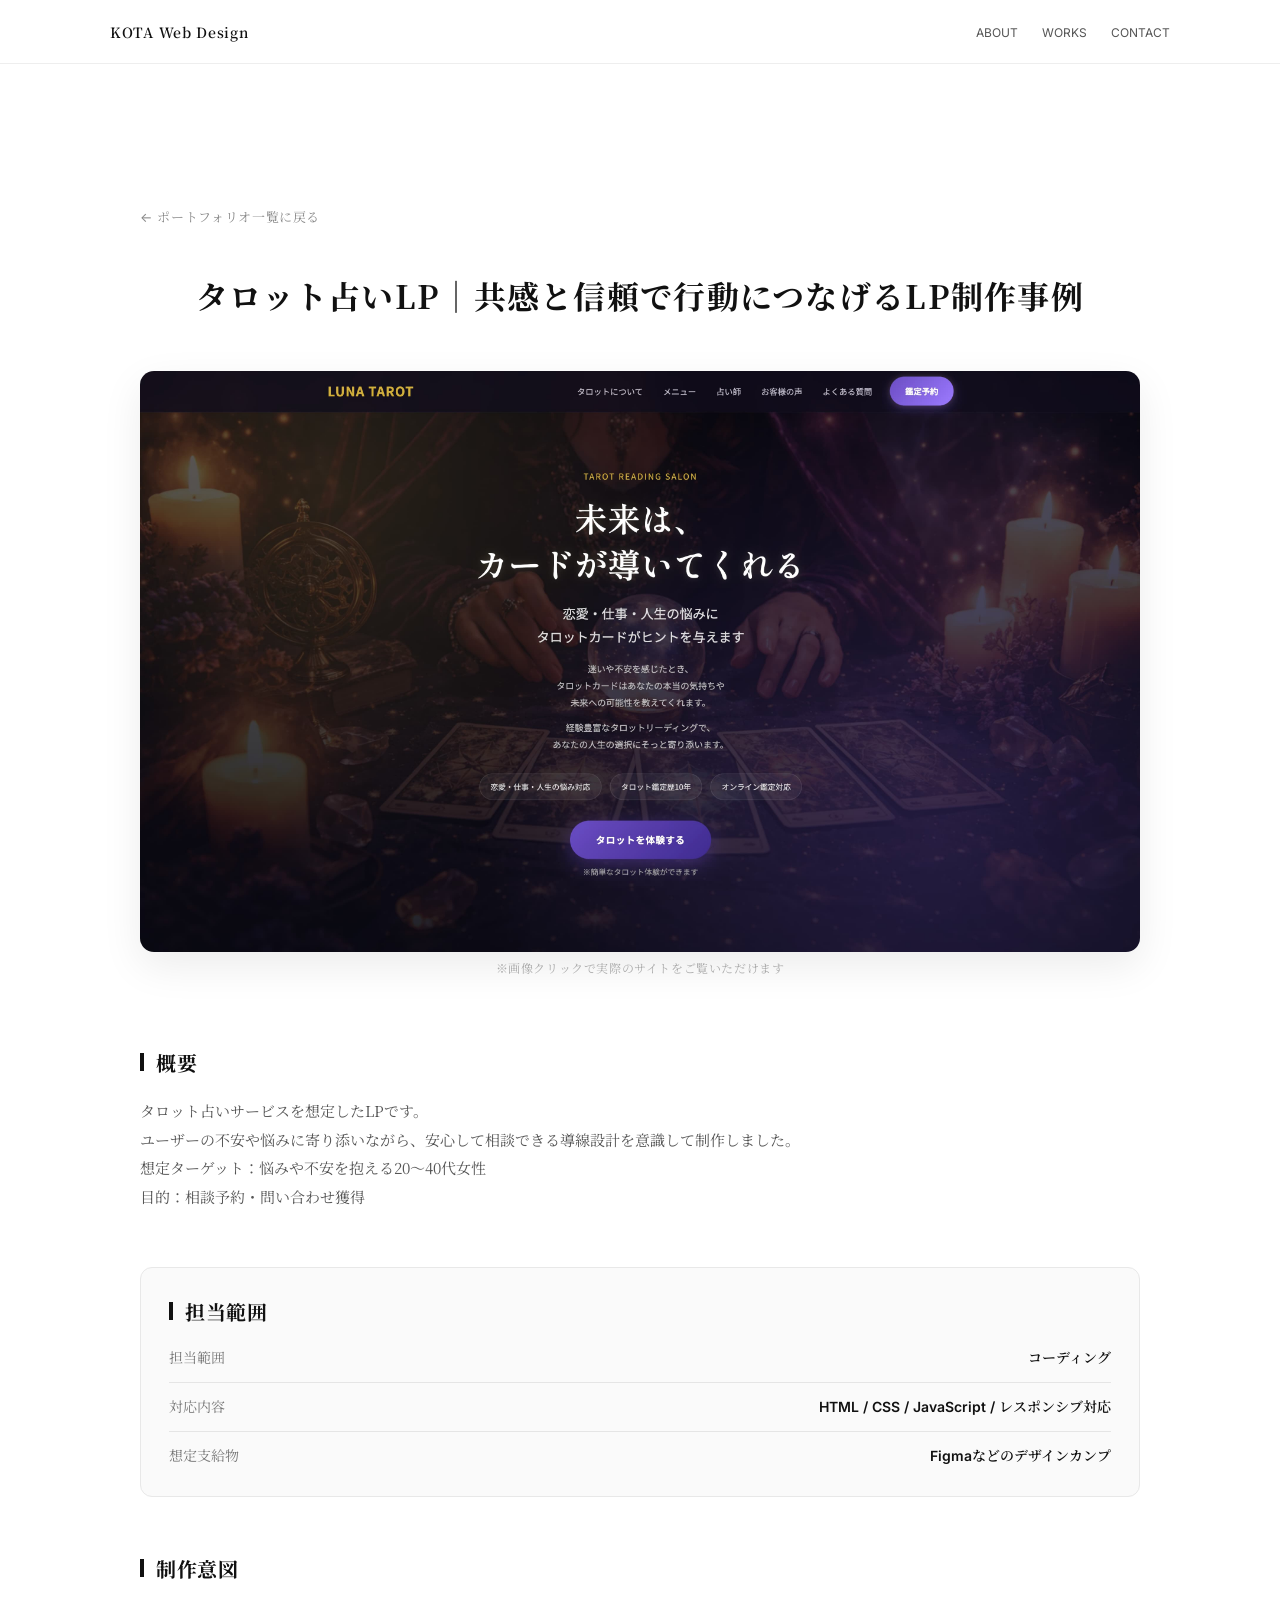
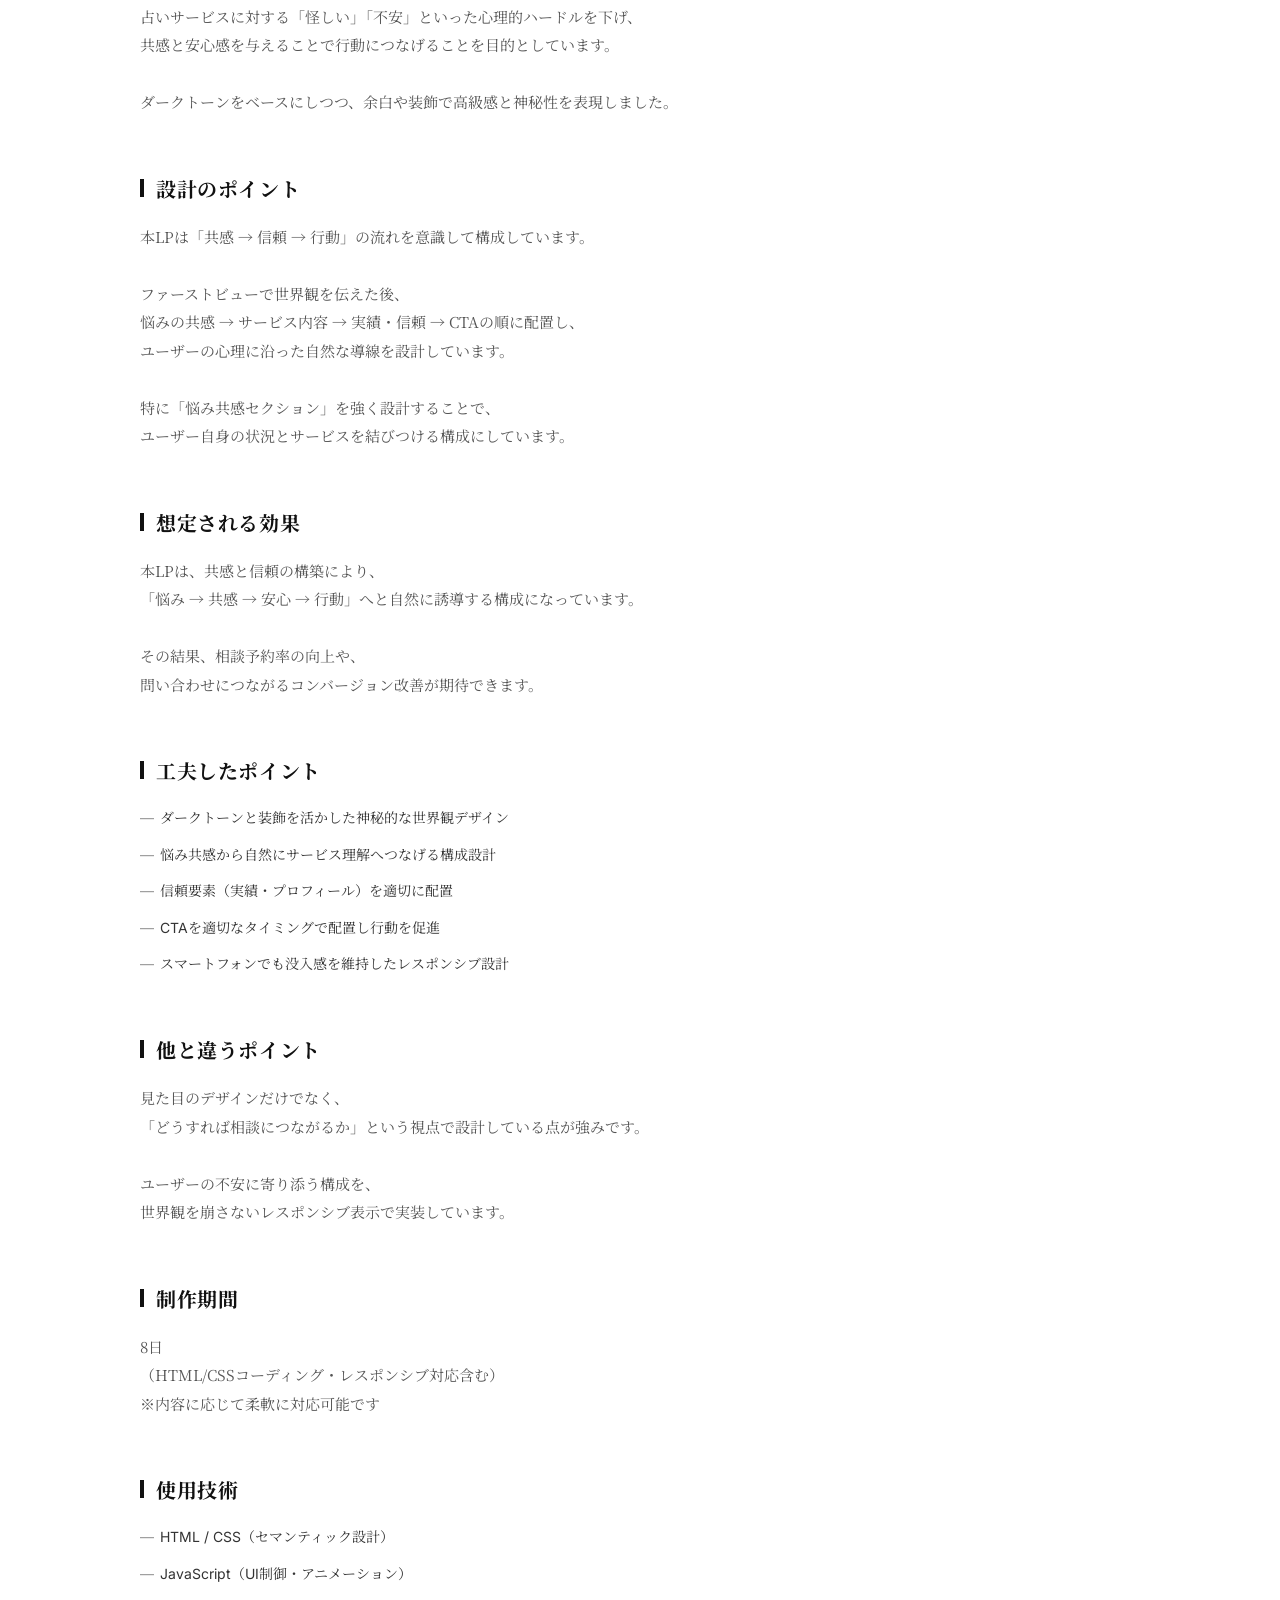
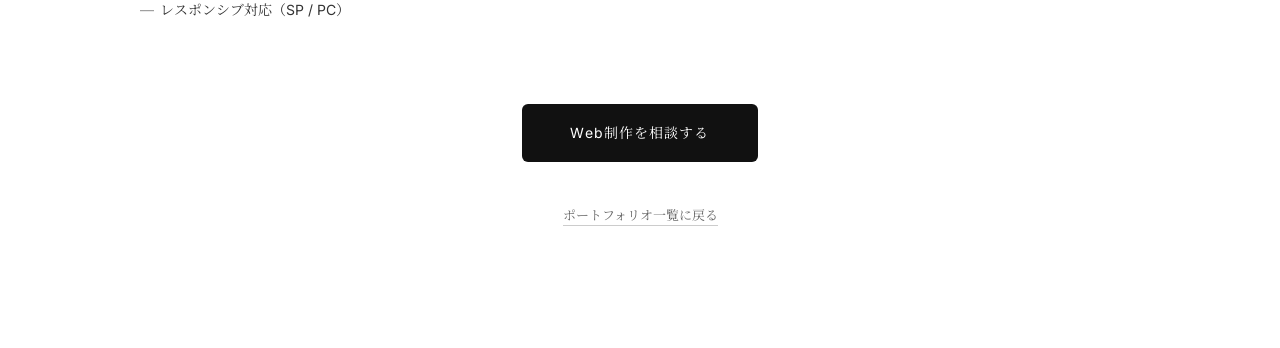
<file: lp-tarot.html>
<!DOCTYPE html>
<html lang="ja">
<head>
  <meta charset="UTF-8">
  <meta name="viewport" content="width=device-width, initial-scale=1.0">

  <!-- SEO -->
  <title>タロット占いLP制作事例 | KOTA Web Design</title>
  <meta name="description" content="タロット占いLPの制作事例。スマホで見やすいLP制作の事例を紹介しています。">

  <!-- OGP -->
  <meta property="og:title" content="タロット占いLP制作事例 | KOTA Web Design">
  <meta property="og:description" content="スマホで見やすい導線設計を意識したタロット占いLPの制作事例。">
  <meta property="og:type" content="article">
  <meta property="og:url" content="https://kota-web-design.github.io/salon-web-portfolio/lp-tarot.html">
  <meta property="og:image" content="https://kota-web-design.github.io/salon-web-portfolio/img/lp-tarot.jpg">

  <!-- favicon -->
 <link rel="icon" href="img/favicon.ico" sizes="64x64" type="image/x-icon">

  <!-- CSS -->
  <link rel="stylesheet" href="style.css">

  <!-- フォント -->
  <link rel="preconnect" href="https://fonts.googleapis.com">
  <link rel="preconnect" href="https://fonts.gstatic.com" crossorigin>
  <link href="https://fonts.googleapis.com/css2?family=Inter:wght@300;400;500;600&family=Noto+Serif+JP:wght@400;500&display=swap" rel="stylesheet">
</head>

<body>

<!-- ================= HEADER ================= -->
<header class="header">
  <div class="header__inner">

    <!-- ロゴ -->
    <p class="header__logo">
      <a href="index.html">KOTA Web Design</a>
    </p>

    <!-- ハンバーガー -->
    <button class="header__toggle" aria-label="メニュー開閉">
      <span></span>
      <span></span>
      <span></span>
    </button>

    <!-- ナビ -->
    <nav class="header__nav" aria-label="グローバルナビゲーション">
      <ul>
        <li><a href="index.html#about">ABOUT</a></li>
        <li><a href="index.html#works">WORKS</a></li>
        <li><a href="index.html#contact">CONTACT</a></li>
      </ul>
    </nav>

  </div>
</header>

<!-- ================= MAIN ================= -->
<main>

<section class="work">

  <div class="work__inner">

    <div class="work__back">
  <a href="index.html">← ポートフォリオ一覧に戻る</a>
</div>

    <!-- タイトル -->
<h1 class="work__title">
  タロット占いLP｜共感と信頼で行動につなげるLP制作事例
</h1>

    <!-- サムネ -->
    <div class="work__img">
      <a href="https://kota-web-design.github.io/tarot-lp-template/" target="_blank" rel="noopener noreferrer">
        <img src="img/lp-tarot.jpg" alt="タロット占いサービスのLP制作事例" loading="lazy">
      </a>
      <p class="work__link-note">
        ※画像クリックで実際のサイトをご覧いただけます
      </p>
    </div>

    <!-- 概要 -->
<div class="work__block">
  <h2 class="work__heading">概要</h2>
  <p>
    タロット占いサービスを想定したLPです。<br>
    ユーザーの不安や悩みに寄り添いながら、安心して相談できる導線設計を意識して制作しました。
  </p>

  <p>
    想定ターゲット：悩みや不安を抱える20〜40代女性<br>
    目的：相談予約・問い合わせ獲得
  </p>
</div>

    <!-- 担当範囲 -->
    <div class="work__block work__scope">
      <h2 class="work__heading">担当範囲</h2>
      <ul class="work__scope-list">
        <li><span>担当範囲</span><strong>コーディング</strong></li>
        <li><span>対応内容</span><strong>HTML / CSS / JavaScript / レスポンシブ対応</strong></li>
        <li><span>想定支給物</span><strong>Figmaなどのデザインカンプ</strong></li>
      </ul>
    </div>

    <!-- 制作意図 -->
    <div class="work__block">
      <h2 class="work__heading">制作意図</h2>
      <p class="work__text">
        占いサービスに対する「怪しい」「不安」といった心理的ハードルを下げ、<br>
        共感と安心感を与えることで行動につなげることを目的としています。<br><br>

        ダークトーンをベースにしつつ、余白や装飾で高級感と神秘性を表現しました。
      </p>
    </div>

    <!-- 設計 -->
    <div class="work__block">
      <h2 class="work__heading">設計のポイント</h2>
      <p class="work__text">
        本LPは「共感 → 信頼 → 行動」の流れを意識して構成しています。<br><br>

        ファーストビューで世界観を伝えた後、<br>
        悩みの共感 → サービス内容 → 実績・信頼 → CTAの順に配置し、<br>
        ユーザーの心理に沿った自然な導線を設計しています。<br><br>

        特に「悩み共感セクション」を強く設計することで、<br>
        ユーザー自身の状況とサービスを結びつける構成にしています。
      </p>
    </div>

    <div class="work__block">
  <h2 class="work__heading">想定される効果</h2>
  <p>
    本LPは、共感と信頼の構築により、<br>
    「悩み → 共感 → 安心 → 行動」へと自然に誘導する構成になっています。<br><br>

    その結果、相談予約率の向上や、<br>
    問い合わせにつながるコンバージョン改善が期待できます。
  </p>
</div>

    <!-- 工夫 -->
    <div class="work__block">
      <h2 class="work__heading">工夫したポイント</h2>
      <ul class="work__list">
        <li>ダークトーンと装飾を活かした神秘的な世界観デザイン</li>
        <li>悩み共感から自然にサービス理解へつなげる構成設計</li>
        <li>信頼要素（実績・プロフィール）を適切に配置</li>
        <li>CTAを適切なタイミングで配置し行動を促進</li>
        <li>スマートフォンでも没入感を維持したレスポンシブ設計</li>
      </ul>
    </div>

    <!-- 他との差別化 -->
    <div class="work__block">
      <h2 class="work__heading">他と違うポイント</h2>
      <p class="work__text">
        見た目のデザインだけでなく、<br>
        「どうすれば相談につながるか」という視点で設計している点が強みです。<br><br>

        ユーザーの不安に寄り添う構成を、<br>
        世界観を崩さないレスポンシブ表示で実装しています。
      </p>
    </div>

    <!-- 制作期間 -->
    <div class="work__block">
      <h2 class="work__heading">制作期間</h2>
      <p class="work__text">
        8日<br>
        （HTML/CSSコーディング・レスポンシブ対応含む）<br>
        <span class="work__note">※内容に応じて柔軟に対応可能です</span>
      </p>
    </div>

    <!-- 技術 -->
    <div class="work__block">
      <h2 class="work__heading">使用技術</h2>
      <ul class="work__list">
<li>HTML / CSS（セマンティック設計）</li>
<li>JavaScript（UI制御・アニメーション）</li>
<li>レスポンシブ対応（SP / PC）</li>
      </ul>
    </div>

    <!-- CTA -->
    <div class="work__cta">
      <a href="index.html#contact">
        Web制作を相談する
      </a>
    </div>

        <div class="work__bottom-nav">
  <a href="index.html" class="work__back-btn">
    ポートフォリオ一覧に戻る
  </a>
</div>

  </div>

</section>

</main>
<script src="script.js"></script>
</body>
</html>
</file>
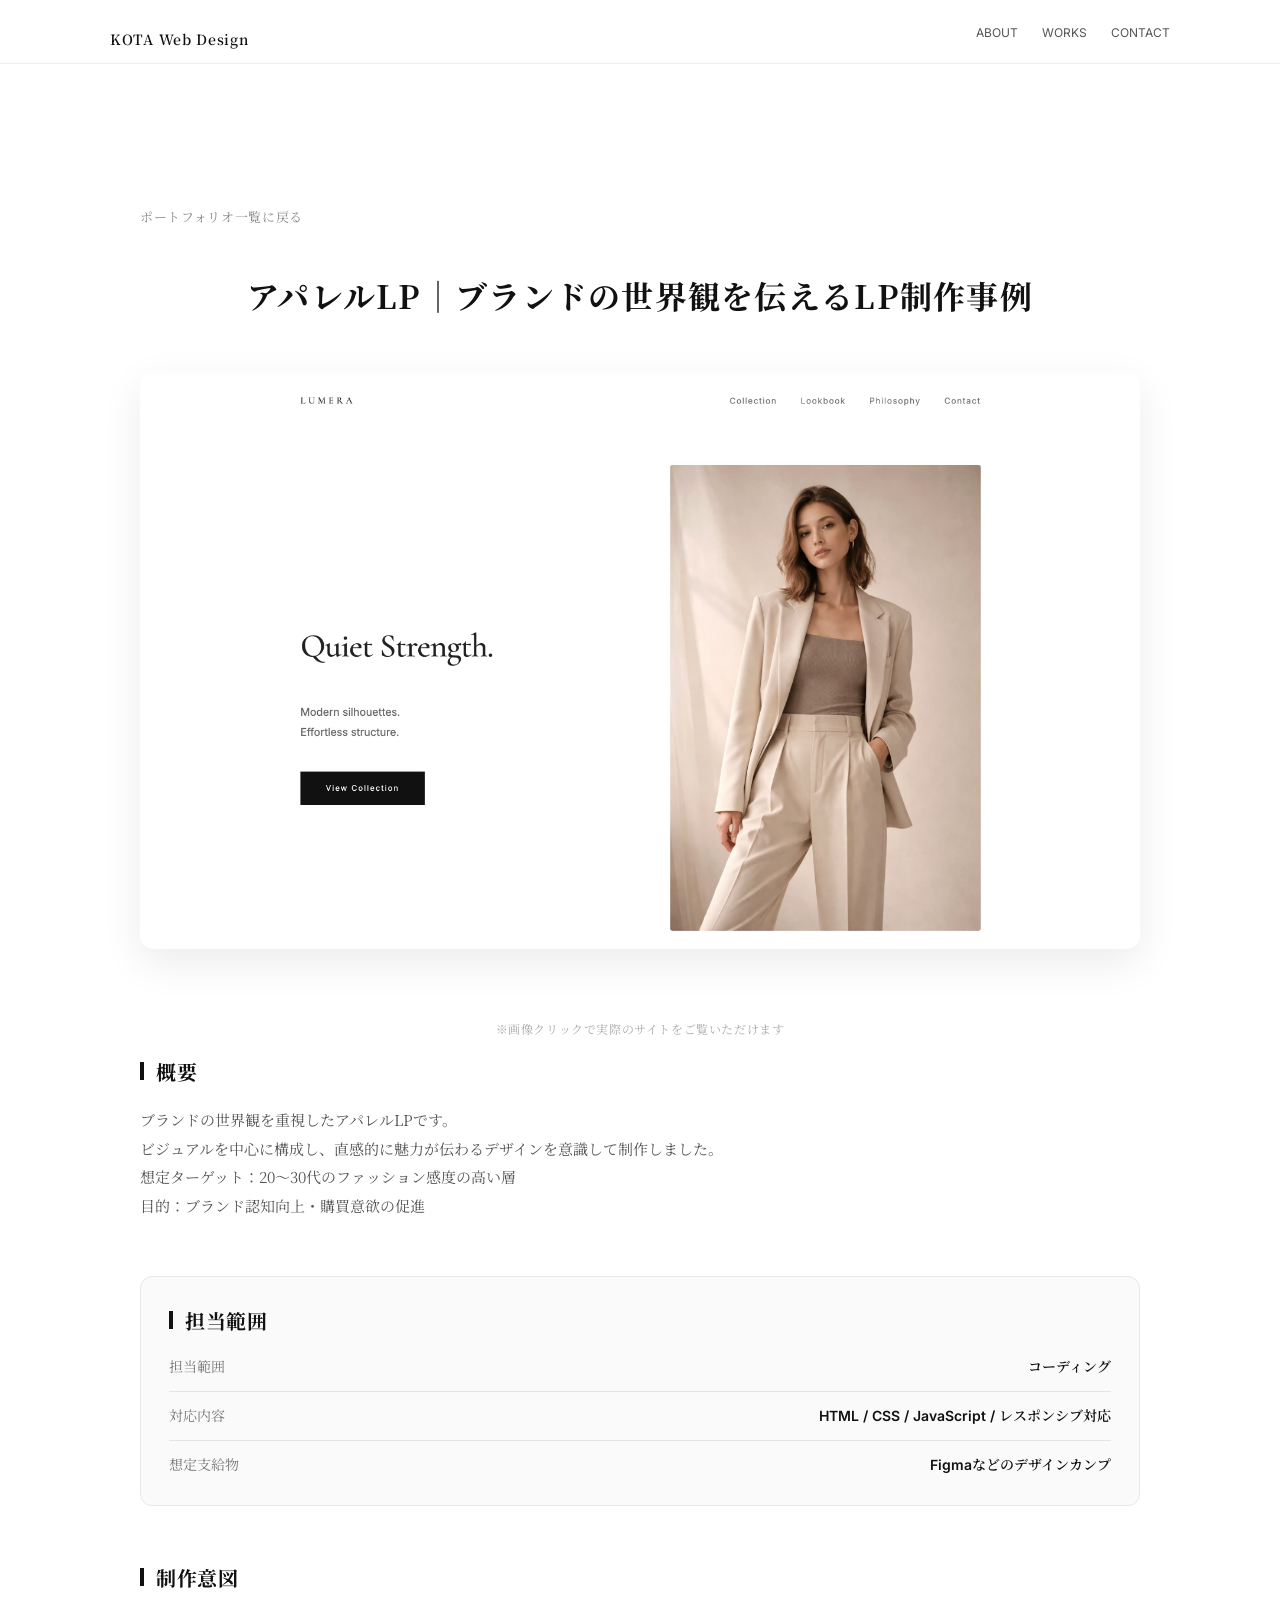
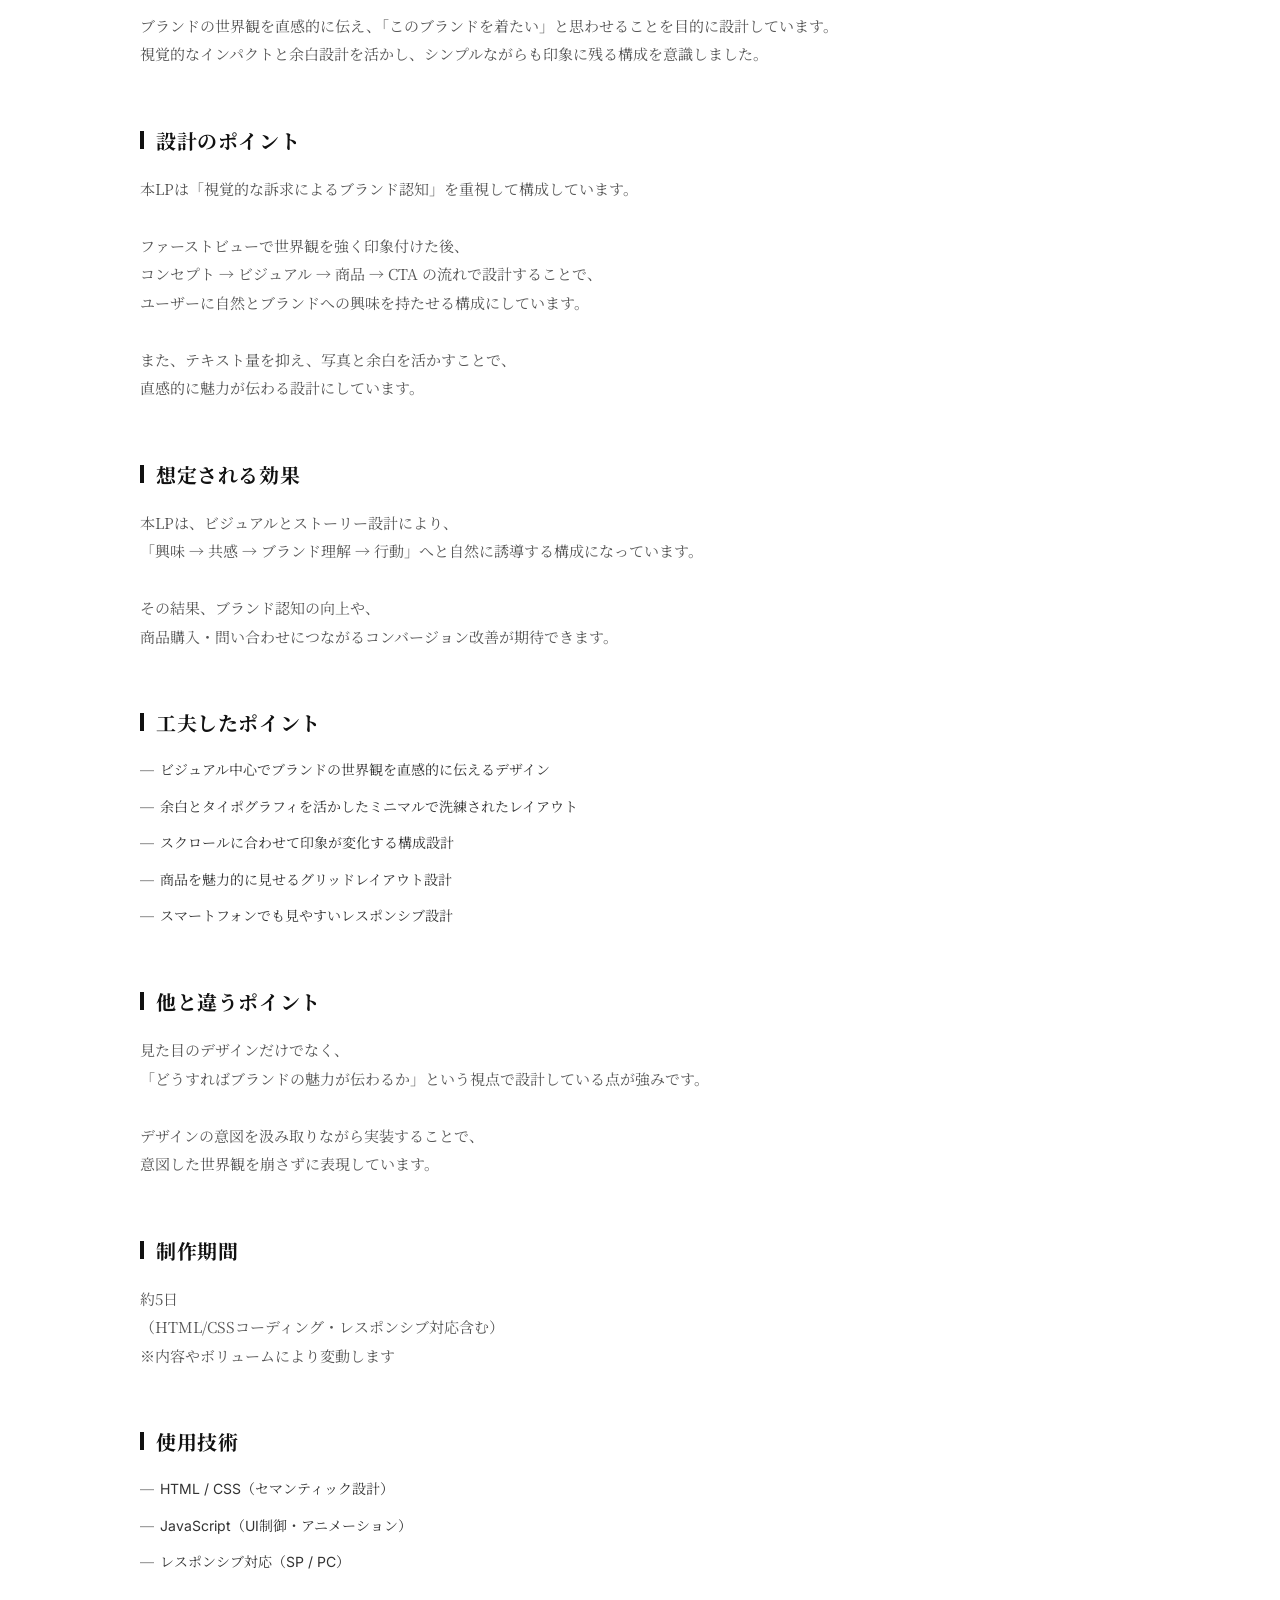
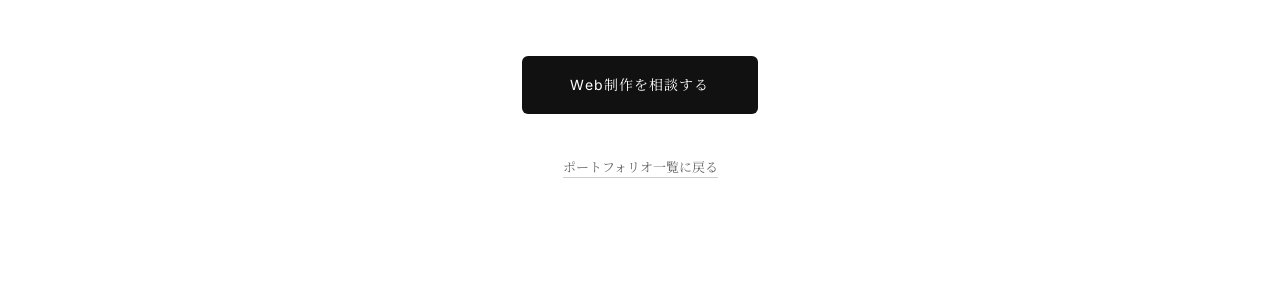
<file: work-apparel.html>
<!DOCTYPE html>
<html lang="ja">
<head>
  <meta charset="UTF-8">
  <meta name="viewport" content="width=device-width, initial-scale=1.0">

  <!-- SEO -->
  <title>アパレルLP制作事例 | KOTA Web Design</title>
  <meta name="description" content="ブランドの世界観を表現したアパレルLPの制作事例。スマホで見やすいLP制作の事例です。">

  <!-- OGP -->
  <meta property="og:title" content="アパレルLP制作事例 | KOTA Web Design">
  <meta property="og:description" content="スマホで見やすい導線設計を意識したアパレルLPの制作事例。">
  <meta property="og:type" content="article">
  <meta property="og:url" content="https://kota-web-design.github.io/salon-web-portfolio/work-apparel.html">
  <meta property="og:image" content="https://kota-web-design.github.io/salon-web-portfolio/img/work-apparel.jpg">

  <!-- favicon -->
 <link rel="icon" href="img/favicon.ico" sizes="64x64" type="image/x-icon">

  <!-- CSS -->
  <link rel="stylesheet" href="style.css">

  <!-- フォント -->
  <link rel="preconnect" href="https://fonts.googleapis.com">
  <link rel="preconnect" href="https://fonts.gstatic.com" crossorigin>
  <link href="https://fonts.googleapis.com/css2?family=Inter:wght@300;400;500;600&family=Noto+Serif+JP:wght@400;500&display=swap" rel="stylesheet">
</head>

<body>

<header class="header">
  <div class="header__inner">

    <!-- ロゴ -->
    <h1 class="header__logo">
      <a href="index.html">KOTA Web Design</a>
    </h1>

    <!-- ハンバーガー -->
    <button class="header__toggle" aria-label="メニュー開閉">
      <span></span>
      <span></span>
      <span></span>
    </button>

    <!-- ナビ -->
    <nav class="header__nav" aria-label="グローバルナビゲーション">
      <ul>
        <li><a href="index.html#about">ABOUT</a></li>
        <li><a href="index.html#works">WORKS</a></li>
        <li><a href="index.html#contact">CONTACT</a></li>
      </ul>
    </nav>

  </div>
</header>

<!-- ================= MAIN ================= -->
<main>

<section class="work">

  <div class="work__inner">

    <!-- 戻る -->
    <div class="work__back">
      <a href="index.html">ポートフォリオ一覧に戻る</a>
    </div>

    <!-- タイトル -->
  <h1 class="work__title">
  アパレルLP｜ブランドの世界観を伝えるLP制作事例
</h1>

    <!-- サムネ -->
    <div class="work__img">
      <a href="https://kota-web-design.github.io/portfolio-apparel-lp/" target="_blank" rel="noopener noreferrer">
        <img src="img/work-apparel.jpg" alt="ブランドの世界観を表現したアパレルLP制作事例" loading="lazy">
      </a>
    </div>

    <p class="work__link-note">
      ※画像クリックで実際のサイトをご覧いただけます
    </p>

    <!-- 概要 -->
 <div class="work__block">
  <h2 class="work__heading">概要</h2>
  <p>
    ブランドの世界観を重視したアパレルLPです。<br>
    ビジュアルを中心に構成し、直感的に魅力が伝わるデザインを意識して制作しました。
  </p>

  <p>
    想定ターゲット：20〜30代のファッション感度の高い層<br>
    目的：ブランド認知向上・購買意欲の促進
  </p>
</div>

    <!-- 担当範囲 -->
    <div class="work__block work__scope">
      <h2 class="work__heading">担当範囲</h2>
      <ul class="work__scope-list">
        <li><span>担当範囲</span><strong>コーディング</strong></li>
        <li><span>対応内容</span><strong>HTML / CSS / JavaScript / レスポンシブ対応</strong></li>
        <li><span>想定支給物</span><strong>Figmaなどのデザインカンプ</strong></li>
      </ul>
    </div>

    <!-- 制作意図 -->
    <div class="work__block">
      <h2 class="work__heading">制作意図</h2>
      <p>
        ブランドの世界観を直感的に伝え、「このブランドを着たい」と思わせることを目的に設計しています。<br>
        視覚的なインパクトと余白設計を活かし、シンプルながらも印象に残る構成を意識しました。
      </p>
    </div>

    <!-- 設計 -->
    <div class="work__block">
      <h2 class="work__heading">設計のポイント</h2>
      <p>
        本LPは「視覚的な訴求によるブランド認知」を重視して構成しています。<br><br>

        ファーストビューで世界観を強く印象付けた後、<br>
        コンセプト → ビジュアル → 商品 → CTA の流れで設計することで、<br>
        ユーザーに自然とブランドへの興味を持たせる構成にしています。<br><br>

        また、テキスト量を抑え、写真と余白を活かすことで、<br>
        直感的に魅力が伝わる設計にしています。
      </p>
    </div>

    <div class="work__block">
  <h2 class="work__heading">想定される効果</h2>
  <p>
    本LPは、ビジュアルとストーリー設計により、<br>
    「興味 → 共感 → ブランド理解 → 行動」へと自然に誘導する構成になっています。<br><br>

    その結果、ブランド認知の向上や、<br>
    商品購入・問い合わせにつながるコンバージョン改善が期待できます。
  </p>
</div>

    <!-- 工夫 -->
    <div class="work__block">
      <h2 class="work__heading">工夫したポイント</h2>
      <ul class="work__list">
        <li>ビジュアル中心でブランドの世界観を直感的に伝えるデザイン</li>
        <li>余白とタイポグラフィを活かしたミニマルで洗練されたレイアウト</li>
        <li>スクロールに合わせて印象が変化する構成設計</li>
        <li>商品を魅力的に見せるグリッドレイアウト設計</li>
        <li>スマートフォンでも見やすいレスポンシブ設計</li>
      </ul>
    </div>

    <!-- 他と違う -->
    <div class="work__block">
      <h2 class="work__heading">他と違うポイント</h2>
      <p>
        見た目のデザインだけでなく、<br>
        「どうすればブランドの魅力が伝わるか」という視点で設計している点が強みです。<br><br>

        デザインの意図を汲み取りながら実装することで、<br>
        意図した世界観を崩さずに表現しています。
      </p>
    </div>

    <!-- 制作期間 -->
    <div class="work__block">
      <h2 class="work__heading">制作期間</h2>
      <p>
        約5日<br>
        （HTML/CSSコーディング・レスポンシブ対応含む）<br>
        ※内容やボリュームにより変動します
      </p>
    </div>

    <!-- 技術 -->
    <div class="work__block">
      <h2 class="work__heading">使用技術</h2>
      <ul class="work__list">
 <li>HTML / CSS（セマンティック設計）</li>
<li>JavaScript（UI制御・アニメーション）</li>
<li>レスポンシブ対応（SP / PC）</li>
      </ul>
    </div>

    <!-- CTA -->
    <div class="work__cta">
      <a href="index.html#contact">
        Web制作を相談する
      </a>
    </div>

    <!-- 下戻る -->
    <div class="work__bottom-nav">
      <a href="index.html">ポートフォリオ一覧に戻る</a>
    </div>

  </div>

</section>
</main>
<script src="script.js"></script>
</body>
</html>
</file>
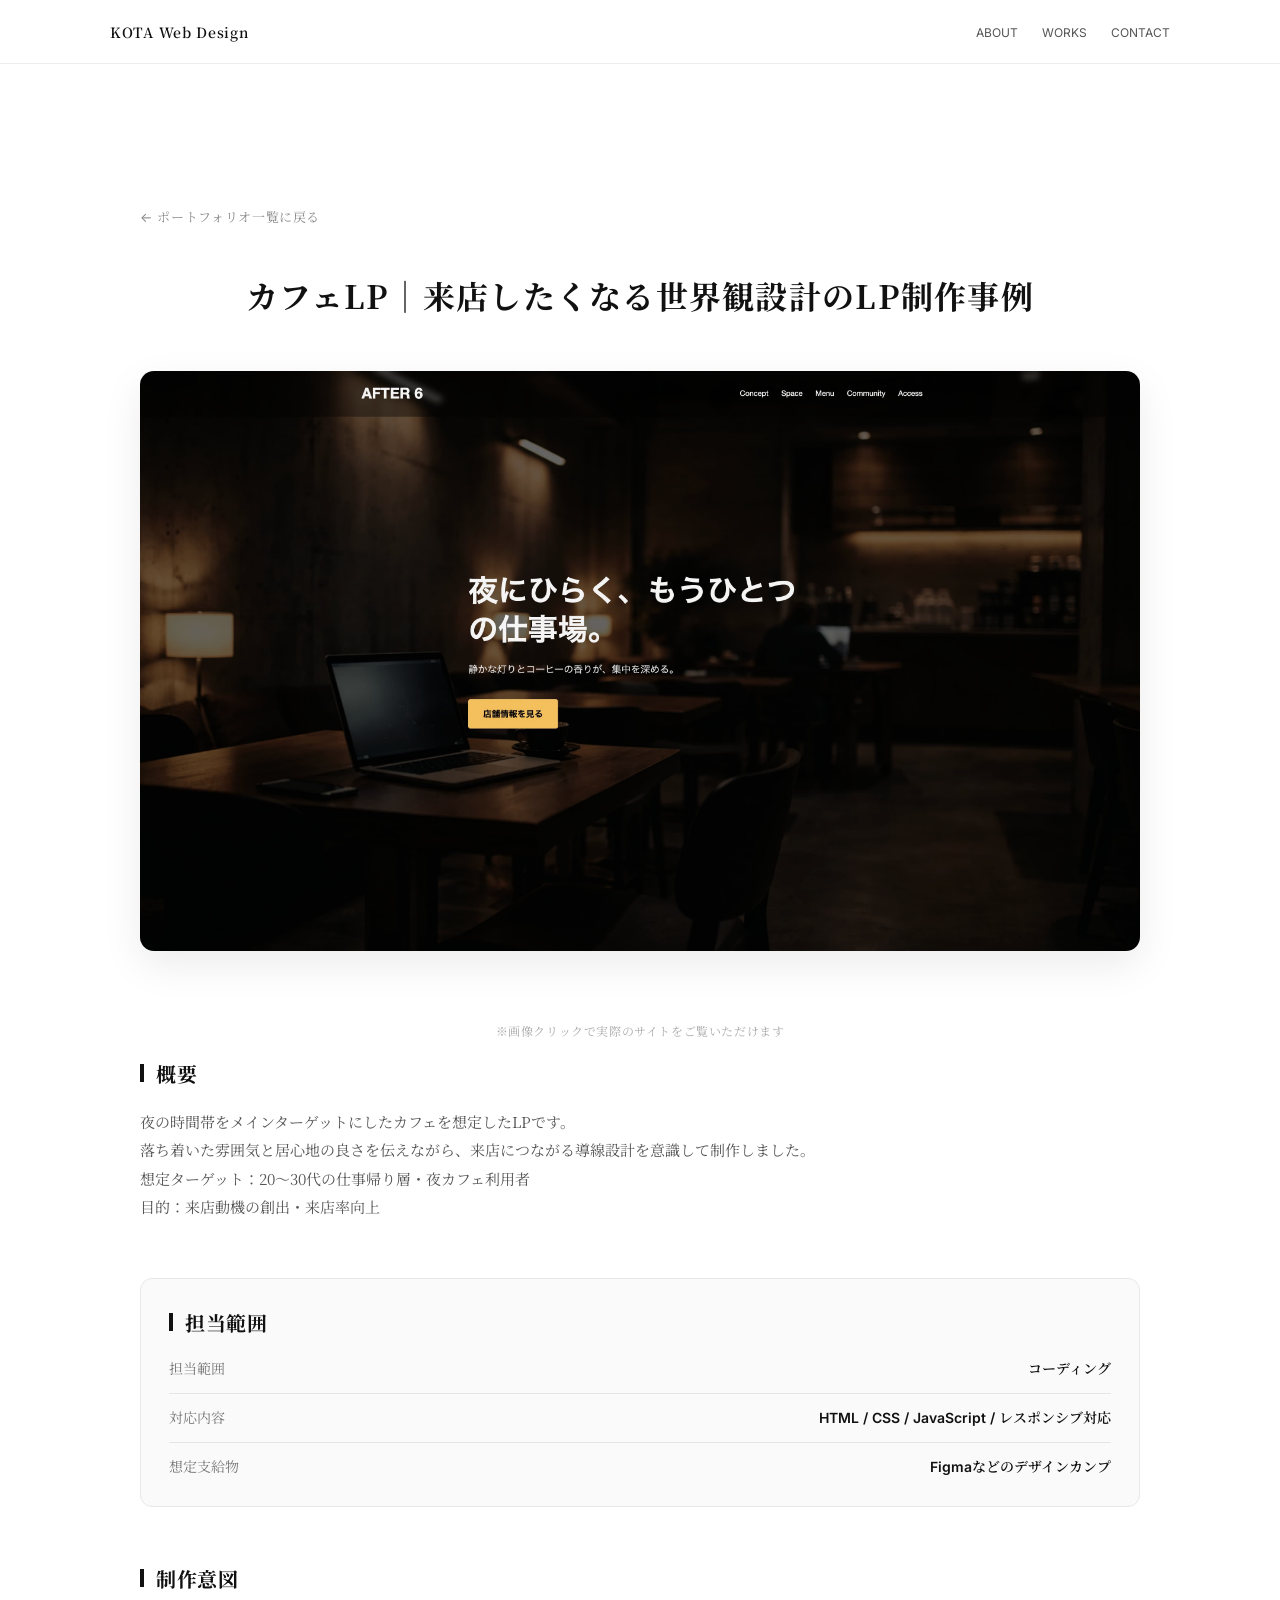
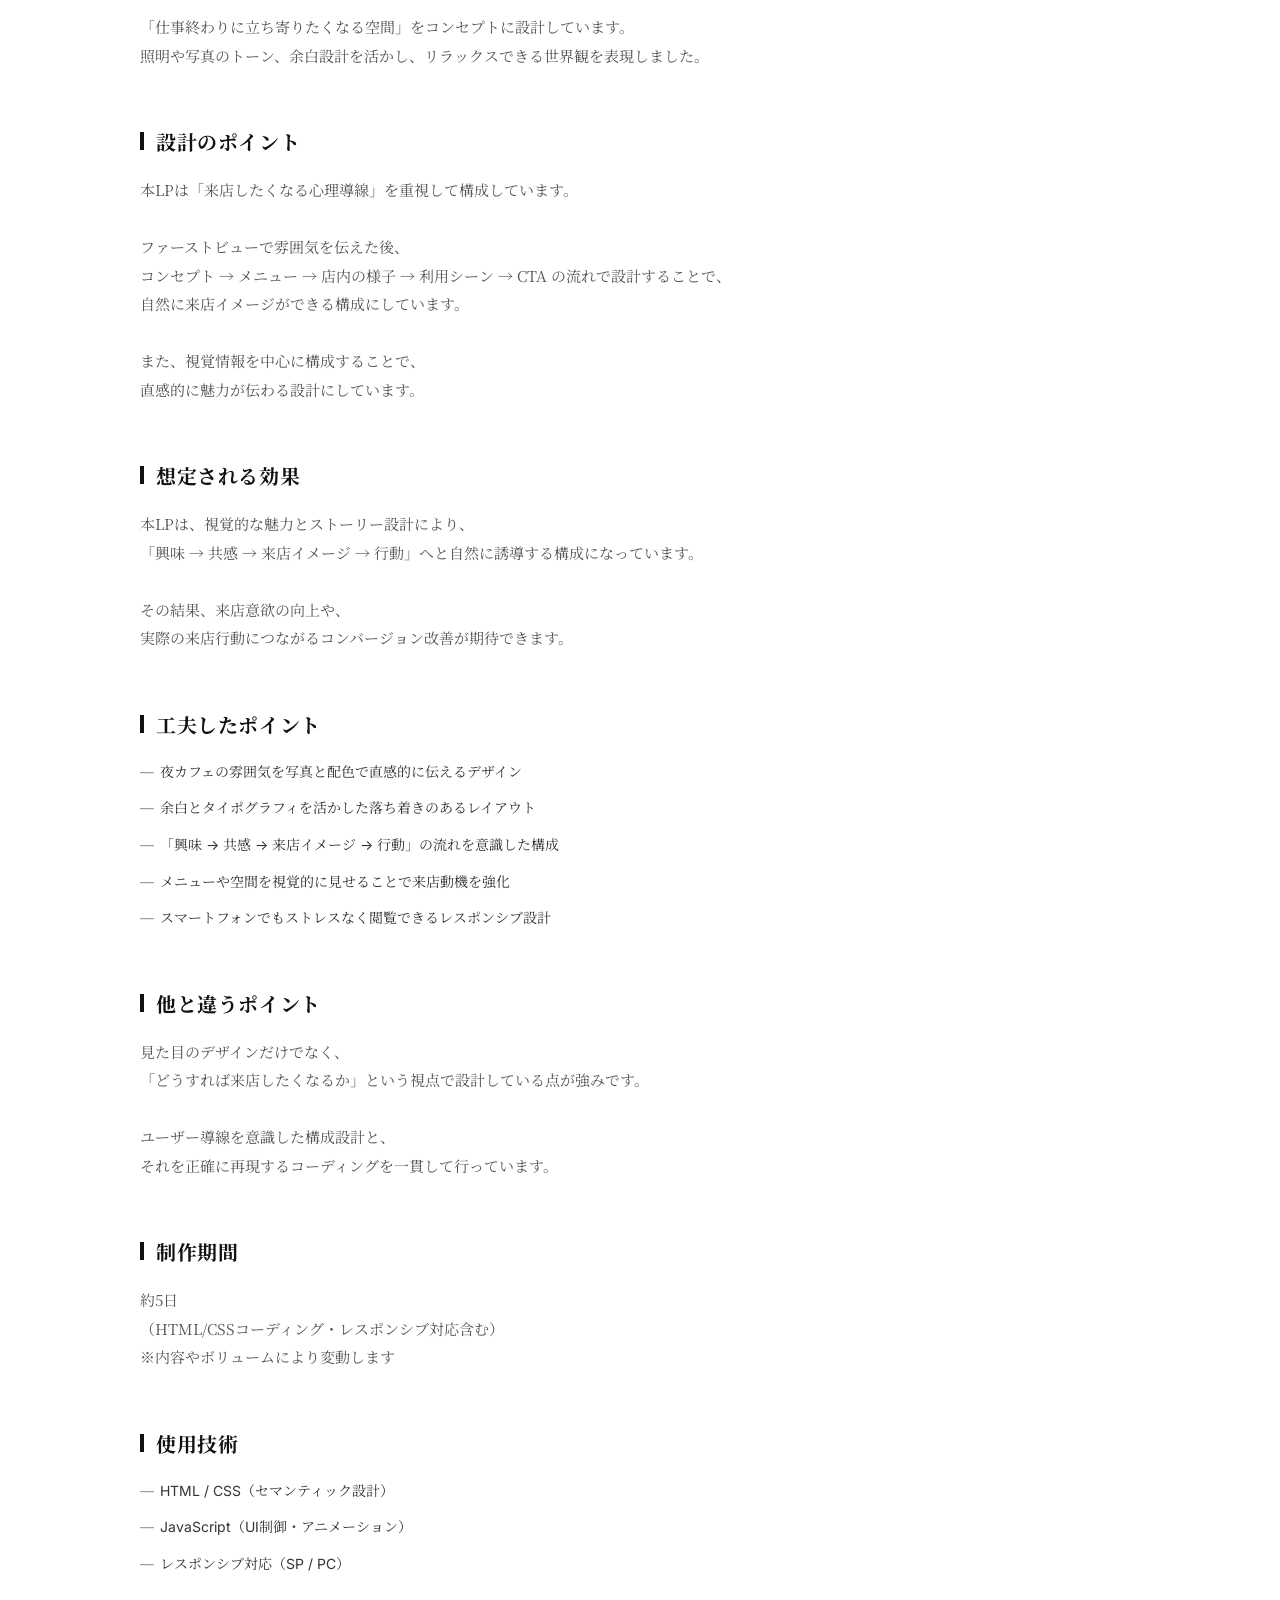
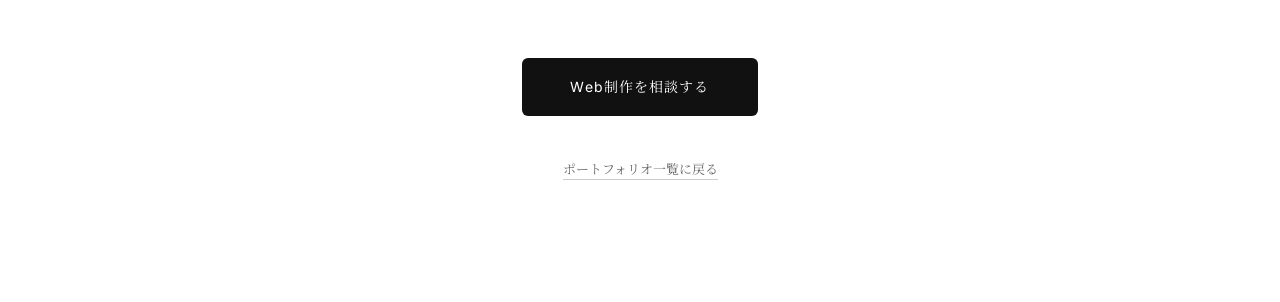
<file: work-cafe.html>
<!DOCTYPE html>
<html lang="ja">
<head>
  <meta charset="UTF-8">
  <meta name="viewport" content="width=device-width, initial-scale=1.0">

  <!-- SEO -->
  <title>カフェLP制作事例 | KOTA Web Design</title>
  <meta name="description" content="夜カフェをコンセプトにしたLPの制作事例。スマホで見やすいLP制作の事例です。">

  <!-- OGP -->
  <meta property="og:title" content="カフェLP制作事例 | KOTA Web Design">
  <meta property="og:description" content="スマホで見やすい導線設計を意識したカフェLPの制作事例。">
  <meta property="og:type" content="article">
  <meta property="og:url" content="https://kota-web-design.github.io/salon-web-portfolio/work-cafe.html">
  <meta property="og:image" content="https://kota-web-design.github.io/salon-web-portfolio/img/work-cafe.jpg">

  <!-- favicon -->
  <link rel="icon" href="img/favicon.ico" sizes="64x64" type="image/x-icon">

  <!-- CSS -->
  <link rel="stylesheet" href="style.css">

  <!-- フォント -->
  <link rel="preconnect" href="https://fonts.googleapis.com">
  <link rel="preconnect" href="https://fonts.gstatic.com" crossorigin>
  <link href="https://fonts.googleapis.com/css2?family=Inter:wght@300;400;500;600&family=Noto+Serif+JP:wght@400;500&display=swap" rel="stylesheet">
</head>

<body>

<header class="header">
  <div class="header__inner">

    <!-- ロゴ -->
    <p class="header__logo">
      <a href="index.html">KOTA Web Design</a>
    </p>

    <!-- ハンバーガー -->
    <button class="header__toggle" aria-label="メニュー開閉">
      <span></span>
      <span></span>
      <span></span>
    </button>

    <!-- ナビ -->
    <nav class="header__nav" aria-label="グローバルナビゲーション">
      <ul>
        <li><a href="index.html#about">ABOUT</a></li>
        <li><a href="index.html#works">WORKS</a></li>
        <li><a href="index.html#contact">CONTACT</a></li>
      </ul>
    </nav>

  </div>
</header>

<!-- ================= MAIN ================= -->
<main>

<section class="work">

  <div class="work__inner">

<div class="work__back">
  <a href="index.html">← ポートフォリオ一覧に戻る</a>
</div>

    <!-- タイトル -->
 <h1 class="work__title">
  カフェLP｜来店したくなる世界観設計のLP制作事例
</h1>

    <!-- サムネ -->
    <div class="work__img">
      <a href="https://kota-web-design.github.io/portfolio-cafe-lp/" target="_blank" rel="noopener noreferrer">
        <img src="img/work-cafe.jpg" alt="夜カフェの雰囲気を表現したLP制作事例" loading="lazy">
      </a>
    </div>

    <p class="work__link-note">
      ※画像クリックで実際のサイトをご覧いただけます
    </p>

    <!-- 概要 -->
<div class="work__block">
  <h2 class="work__heading">概要</h2>
  <p>
    夜の時間帯をメインターゲットにしたカフェを想定したLPです。<br>
    落ち着いた雰囲気と居心地の良さを伝えながら、来店につながる導線設計を意識して制作しました。
  </p>

  <p>
    想定ターゲット：20〜30代の仕事帰り層・夜カフェ利用者<br>
    目的：来店動機の創出・来店率向上
  </p>
</div>

    <!-- 担当範囲 -->
    <div class="work__block work__scope">
      <h2 class="work__heading">担当範囲</h2>
      <ul class="work__scope-list">
        <li><span>担当範囲</span><strong>コーディング</strong></li>
        <li><span>対応内容</span><strong>HTML / CSS / JavaScript / レスポンシブ対応</strong></li>
        <li><span>想定支給物</span><strong>Figmaなどのデザインカンプ</strong></li>
      </ul>
    </div>

    <!-- 制作意図 -->
    <div class="work__block">
      <h2 class="work__heading">制作意図</h2>
      <p>
        「仕事終わりに立ち寄りたくなる空間」をコンセプトに設計しています。<br>
        照明や写真のトーン、余白設計を活かし、リラックスできる世界観を表現しました。
      </p>
    </div>

    <!-- 設計 -->
    <div class="work__block">
      <h2 class="work__heading">設計のポイント</h2>
      <p>
        本LPは「来店したくなる心理導線」を重視して構成しています。<br><br>

        ファーストビューで雰囲気を伝えた後、<br>
        コンセプト → メニュー → 店内の様子 → 利用シーン → CTA の流れで設計することで、<br>
        自然に来店イメージができる構成にしています。<br><br>

        また、視覚情報を中心に構成することで、<br>
        直感的に魅力が伝わる設計にしています。
      </p>
    </div>

    <div class="work__block">
  <h2 class="work__heading">想定される効果</h2>
  <p>
    本LPは、視覚的な魅力とストーリー設計により、<br>
    「興味 → 共感 → 来店イメージ → 行動」へと自然に誘導する構成になっています。<br><br>

    その結果、来店意欲の向上や、<br>
    実際の来店行動につながるコンバージョン改善が期待できます。
  </p>
</div>

    <!-- 工夫 -->
    <div class="work__block">
      <h2 class="work__heading">工夫したポイント</h2>
      <ul class="work__list">
        <li>夜カフェの雰囲気を写真と配色で直感的に伝えるデザイン</li>
        <li>余白とタイポグラフィを活かした落ち着きのあるレイアウト</li>
        <li>「興味 → 共感 → 来店イメージ → 行動」の流れを意識した構成</li>
        <li>メニューや空間を視覚的に見せることで来店動機を強化</li>
        <li>スマートフォンでもストレスなく閲覧できるレスポンシブ設計</li>
      </ul>
    </div>

    <!-- 他と違う -->
    <div class="work__block">
      <h2 class="work__heading">他と違うポイント</h2>
      <p>
        見た目のデザインだけでなく、<br>
        「どうすれば来店したくなるか」という視点で設計している点が強みです。<br><br>

        ユーザー導線を意識した構成設計と、<br>
        それを正確に再現するコーディングを一貫して行っています。
      </p>
    </div>

    <!-- 制作期間 -->
    <div class="work__block">
      <h2 class="work__heading">制作期間</h2>
      <p>
        約5日<br>
        （HTML/CSSコーディング・レスポンシブ対応含む）<br>
        ※内容やボリュームにより変動します
      </p>
    </div>

    <!-- 技術 -->
    <div class="work__block">
      <h2 class="work__heading">使用技術</h2>
      <ul class="work__list">
     <li>HTML / CSS（セマンティック設計）</li>
<li>JavaScript（UI制御・アニメーション）</li>
<li>レスポンシブ対応（SP / PC）</li>
      </ul>
    </div>

    <!-- CTA -->
    <div class="work__cta">
      <a href="index.html#contact">
        Web制作を相談する
      </a>
    </div>

    <div class="work__bottom-nav">
  <a href="index.html" class="work__back-btn">
    ポートフォリオ一覧に戻る
  </a>
</div>

  </div>

</section>
</main>
<script src="script.js"></script>
</body>
</html>
</file>
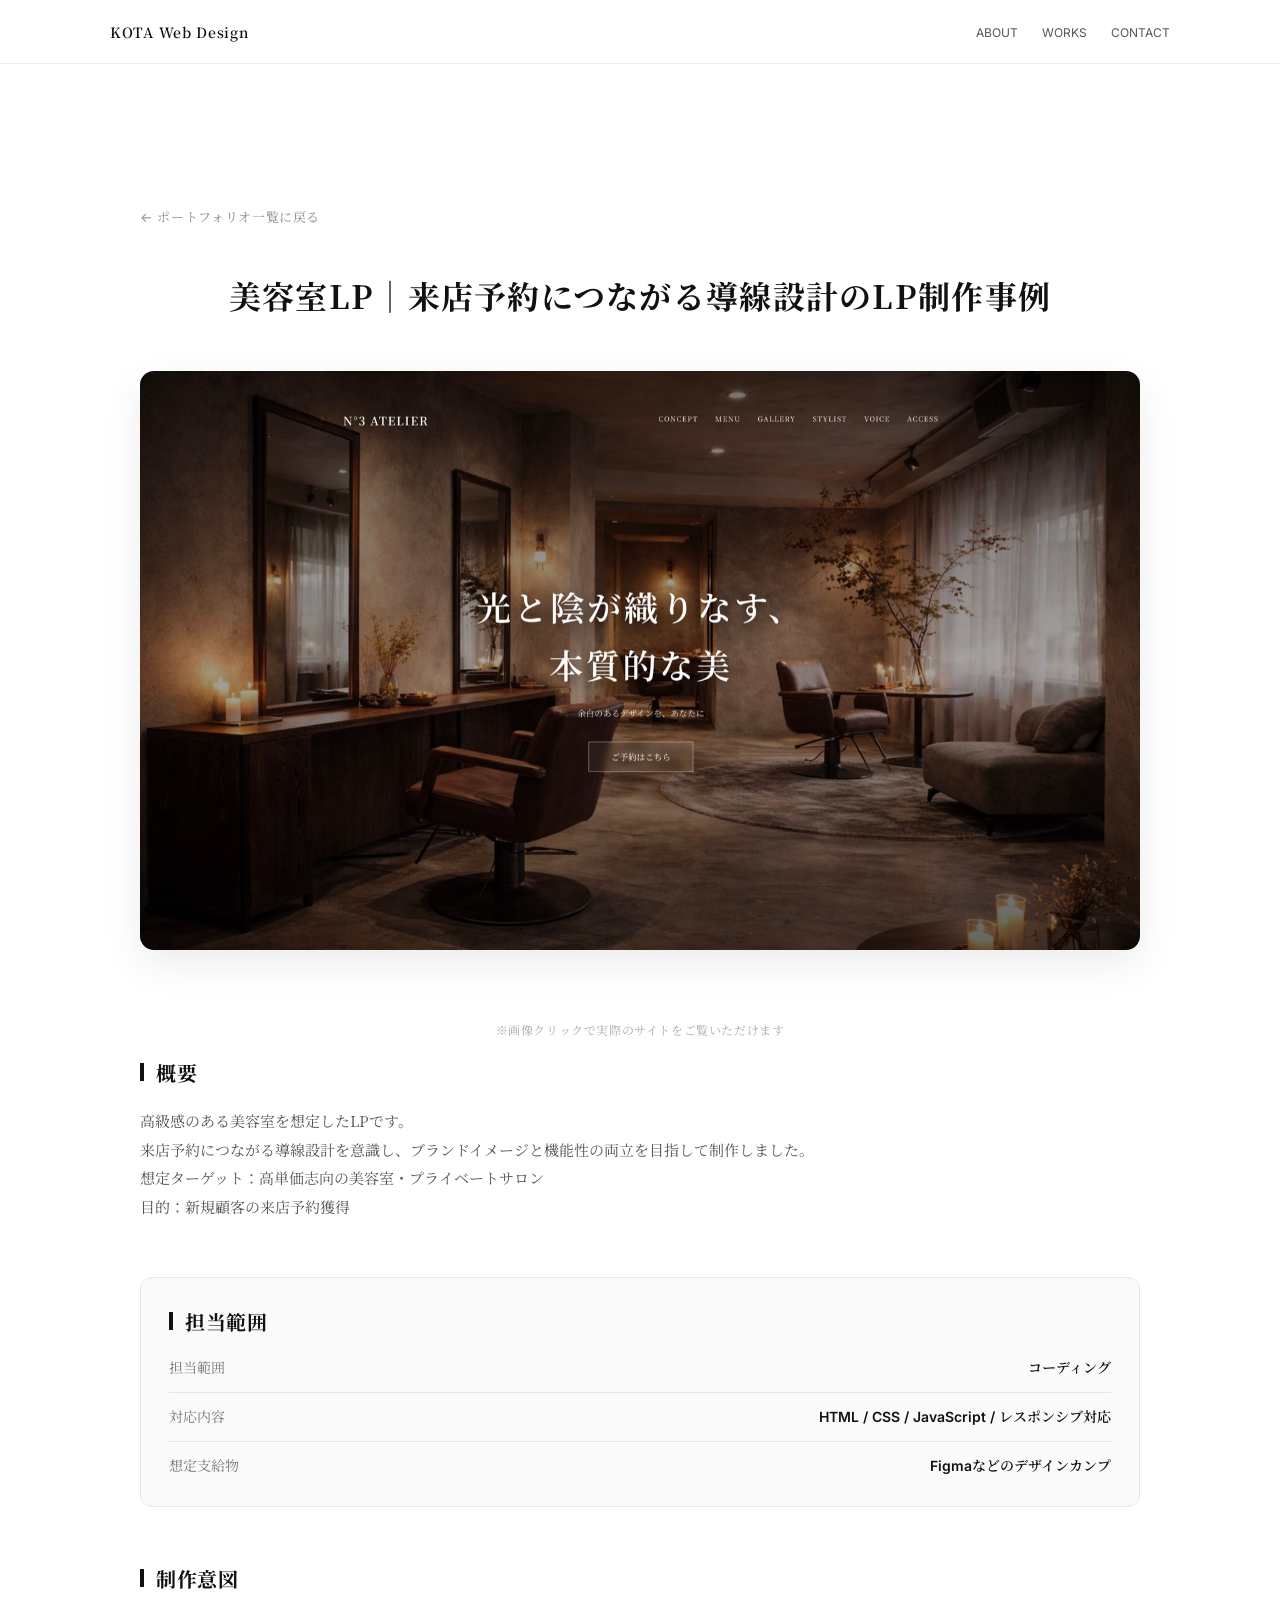
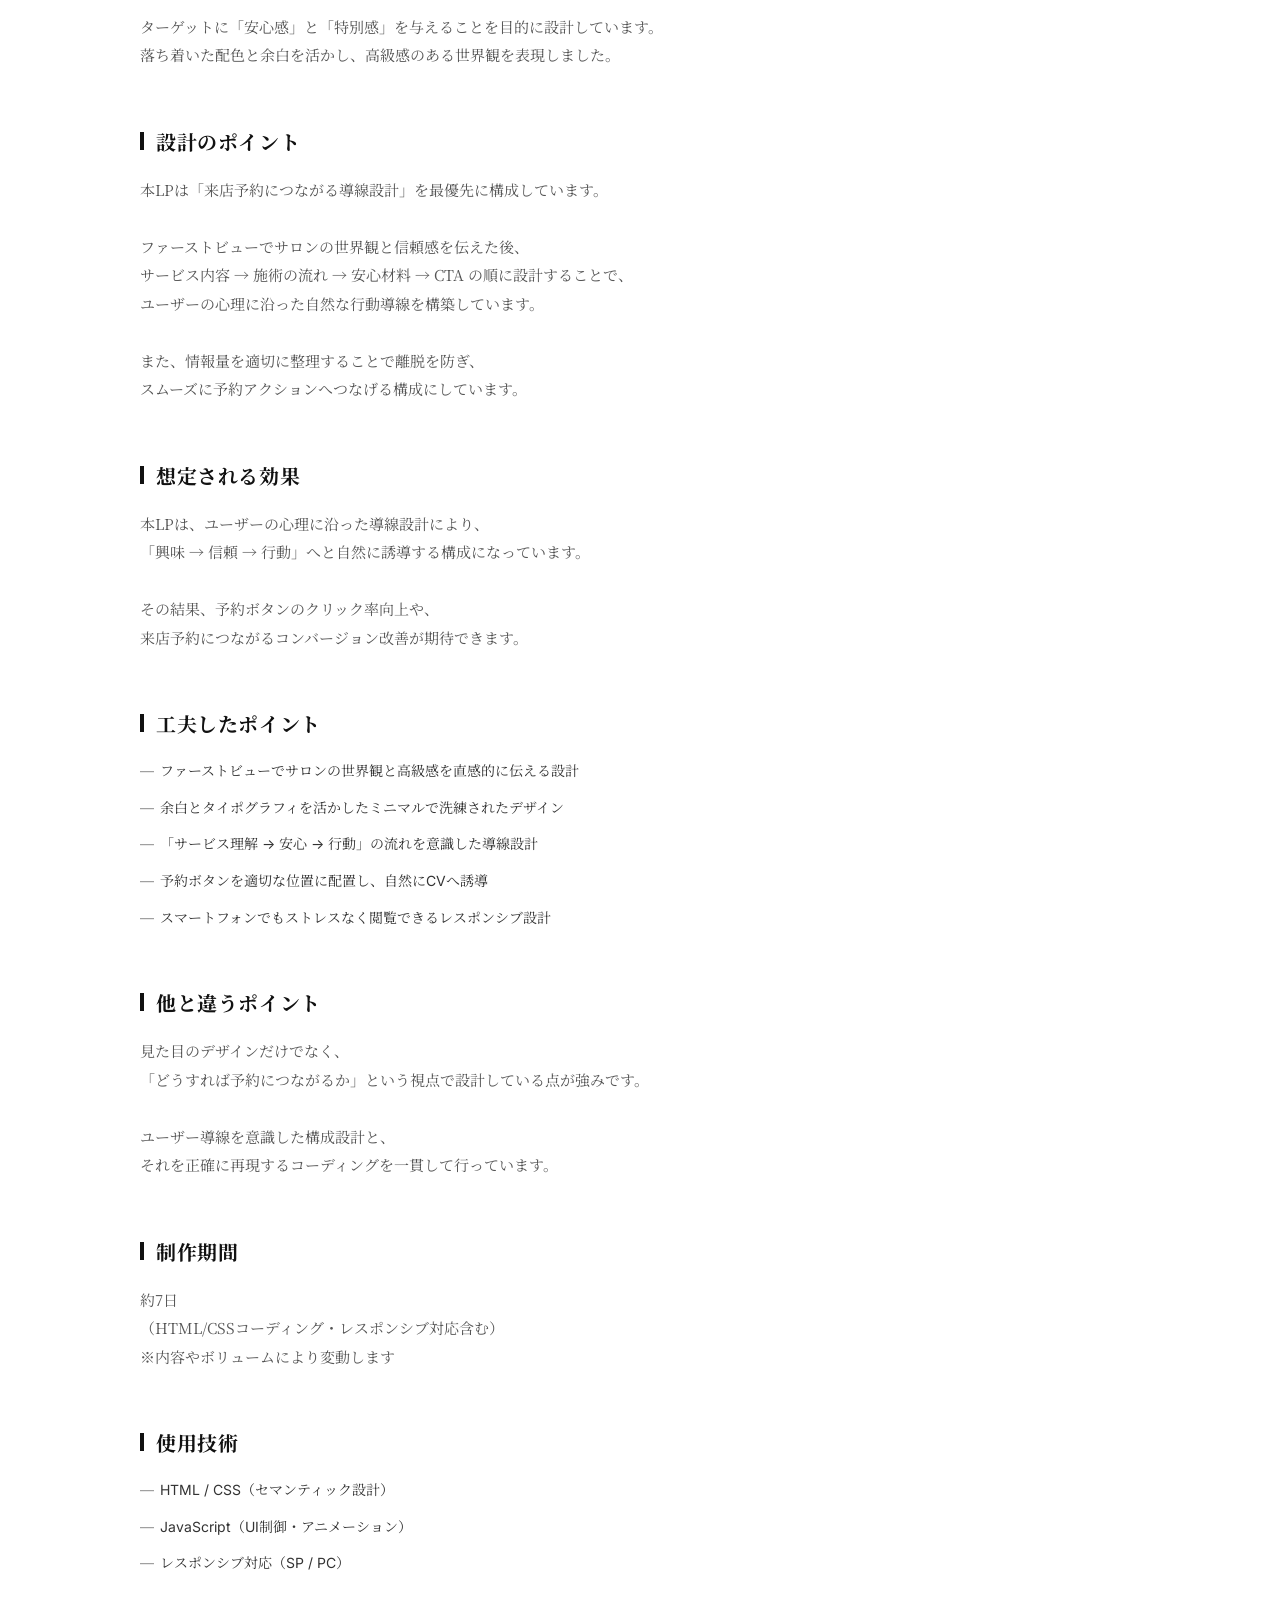
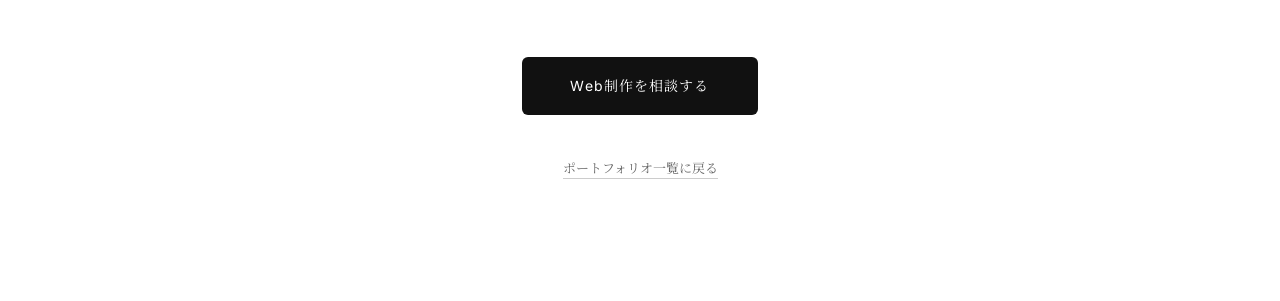
<file: work-hair.html>
<!DOCTYPE html>
<html lang="ja">
<head>
  <meta charset="UTF-8">
  <meta name="viewport" content="width=device-width, initial-scale=1.0">

  <!-- SEO -->
  <title>美容室LP制作事例 | KOTA Web Design</title>
  <meta name="description" content="高級感のある美容室LPの制作事例。スマホで見やすいLP制作の事例を紹介しています。">

  <!-- OGP -->
  <meta property="og:title" content="美容室LP制作事例 | KOTA Web Design">
  <meta property="og:description" content="スマホで見やすい導線設計を意識した美容室LPの制作事例。">
  <meta property="og:type" content="article">
  <meta property="og:url" content="https://kota-web-design.github.io/salon-web-portfolio/work-hair.html">
  <meta property="og:image" content="https://kota-web-design.github.io/salon-web-portfolio/img/work-hair.jpg">

  <!-- favicon -->
  <link rel="icon" href="img/favicon.ico" sizes="64x64" type="image/x-icon">

  <!-- CSS -->
  <link rel="stylesheet" href="style.css">

  <!-- フォント -->
  <link rel="preconnect" href="https://fonts.googleapis.com">
  <link rel="preconnect" href="https://fonts.gstatic.com" crossorigin>
  <link href="https://fonts.googleapis.com/css2?family=Inter:wght@300;400;500;600&family=Noto+Serif+JP:wght@400;500&display=swap" rel="stylesheet">
</head>

<body>

<header class="header">
  <div class="header__inner">

    <!-- ロゴ -->
    <p class="header__logo">
      <a href="index.html">KOTA Web Design</a>
    </p>

    <!-- ハンバーガー -->
    <button class="header__toggle" aria-label="メニュー開閉">
      <span></span>
      <span></span>
      <span></span>
    </button>

    <!-- ナビ -->
    <nav class="header__nav" aria-label="グローバルナビゲーション">
      <ul>
        <li><a href="index.html#about">ABOUT</a></li>
        <li><a href="index.html#works">WORKS</a></li>
        <li><a href="index.html#contact">CONTACT</a></li>
      </ul>
    </nav>

  </div>
</header>

<!-- ================= MAIN ================= -->
<main>

<section class="work">

  <div class="work__inner">

<div class="work__back">
  <a href="index.html">← ポートフォリオ一覧に戻る</a>
</div>

    <!-- タイトル -->
    <h1 class="work__title">
      美容室LP｜来店予約につながる導線設計のLP制作事例
    </h1>

    <!-- サムネ -->
<div class="work__img">
  <a href="https://kota-web-design.github.io/portfolio-hair-lp/" target="_blank" rel="noopener noreferrer">
    <img src="img/work-hair.jpg" alt="高級感ある美容室LPの制作事例" loading="lazy">
  </a>
</div>

<p class="work__link-note">
  ※画像クリックで実際のサイトをご覧いただけます
</p>

    <!-- 概要 -->
<div class="work__block">
  <h2 class="work__heading">概要</h2>
  <p>
    高級感のある美容室を想定したLPです。<br>
    来店予約につながる導線設計を意識し、ブランドイメージと機能性の両立を目指して制作しました。
  </p>

  <p>
    想定ターゲット：高単価志向の美容室・プライベートサロン<br>
    目的：新規顧客の来店予約獲得
  </p>
</div>

    <!-- 担当範囲 -->
    <div class="work__block work__scope">
      <h2 class="work__heading">担当範囲</h2>
      <ul class="work__scope-list">
        <li><span>担当範囲</span><strong>コーディング</strong></li>
        <li><span>対応内容</span><strong>HTML / CSS / JavaScript / レスポンシブ対応</strong></li>
        <li><span>想定支給物</span><strong>Figmaなどのデザインカンプ</strong></li>
      </ul>
    </div>

    <!-- 制作意図 -->
    <div class="work__block">
      <h2 class="work__heading">制作意図</h2>
      <p>
        ターゲットに「安心感」と「特別感」を与えることを目的に設計しています。<br>
        落ち着いた配色と余白を活かし、高級感のある世界観を表現しました。
      </p>
    </div>

    <!-- 設計 -->
    <div class="work__block">
      <h2 class="work__heading">設計のポイント</h2>
      <p>
        本LPは「来店予約につながる導線設計」を最優先に構成しています。<br><br>

        ファーストビューでサロンの世界観と信頼感を伝えた後、<br>
        サービス内容 → 施術の流れ → 安心材料 → CTA の順に設計することで、<br>
        ユーザーの心理に沿った自然な行動導線を構築しています。<br><br>

        また、情報量を適切に整理することで離脱を防ぎ、<br>
        スムーズに予約アクションへつなげる構成にしています。
      </p>
    </div>

    <div class="work__block">
  <h2 class="work__heading">想定される効果</h2>
  <p>
    本LPは、ユーザーの心理に沿った導線設計により、<br>
    「興味 → 信頼 → 行動」へと自然に誘導する構成になっています。<br><br>

    その結果、予約ボタンのクリック率向上や、<br>
    来店予約につながるコンバージョン改善が期待できます。
  </p>
</div>

    <!-- 強み -->
    <div class="work__block">
      <h2 class="work__heading">工夫したポイント</h2>
      <ul class="work__list">
        <li>ファーストビューでサロンの世界観と高級感を直感的に伝える設計</li>
        <li>余白とタイポグラフィを活かしたミニマルで洗練されたデザイン</li>
        <li>「サービス理解 → 安心 → 行動」の流れを意識した導線設計</li>
        <li>予約ボタンを適切な位置に配置し、自然にCVへ誘導</li>
        <li>スマートフォンでもストレスなく閲覧できるレスポンシブ設計</li>
      </ul>
    </div>

    <!-- 他と違うポイント -->
    <div class="work__block">
      <h2 class="work__heading">他と違うポイント</h2>
      <p>
        見た目のデザインだけでなく、<br>
        「どうすれば予約につながるか」という視点で設計している点が強みです。<br><br>

        ユーザー導線を意識した構成設計と、<br>
        それを正確に再現するコーディングを一貫して行っています。
      </p>
    </div>

    <!-- 制作期間 -->
    <div class="work__block">
      <h2 class="work__heading">制作期間</h2>
      <p>
        約7日<br>
        （HTML/CSSコーディング・レスポンシブ対応含む）<br>
        ※内容やボリュームにより変動します
      </p>
    </div>

    <!-- 技術 -->
    <div class="work__block">
      <h2 class="work__heading">使用技術</h2>
      <ul class="work__list">
        <li>HTML / CSS（セマンティック設計）</li>
        <li>JavaScript（UI制御・アニメーション）</li>
        <li>レスポンシブ対応（SP / PC）</li>
      </ul>
    </div>

    <!-- CTA -->
    <div class="work__cta">
  <a href="index.html#contact">
    Web制作を相談する
  </a>
</div>

<div class="work__bottom-nav">
  <a href="index.html" class="work__back-btn">
    ポートフォリオ一覧に戻る
  </a>
</div>

  </div>

</section>

</main>
<script src="script.js"></script>
</body>
</html>
</file>
<file: style.css>
/* ===============================
   Reset CSS
=============================== */
*,
*::before,
*::after {
  box-sizing: border-box;
}

html, body {
  margin: 0;
  padding: 0;
}


html {
  overflow-x: hidden;
  scroll-behavior: smooth;
}

#about,
#works,
#contact {
  scroll-margin-top: 84px;
}

body {
  line-height: 1.6;
  font-family: 'Inter', 'Noto Serif JP', sans-serif;
  color: #111;
  background-color: #fff;
  padding-top: 64px;
}

img {
  max-width: 100%;
  height: auto;
  display: block;
}

a {
  text-decoration: none;
  color: inherit;
}

ul, ol {
  list-style: none;
  padding: 0;
  margin: 0;
}

h1, h2, h3, p {
  margin: 0;
  font-family: 'Noto Serif JP', serif;
}

.sp-only{
  display: none;
}

.pc-only{
  display: block;
}


/* ===============================
   HEADER
=============================== */
.header {
  height: 64px;
  position: fixed;
  top: 0;
  left: 0;
  width: 100%;
  background: #fff;
  border-bottom: 1px solid #eee;
  z-index: 100;
}

.header__inner {
  max-width: 1100px;
  margin: 0 auto;
  padding: 0 20px; 
  height: 100%; 
  display: flex;
  justify-content: space-between;
  align-items: center; 
}

.header__logo a {
  font-size: 14px;
  font-weight: 600;
  letter-spacing: 0.05em;
}

.header__nav ul {
  display: flex;
  gap: 24px;
}

.header__nav a {
  font-size: 12px;
  color: #555;
  transition: 0.3s;
}

.header__nav a:hover {
  color: #111;
}

.header__toggle {
  display: none;
}

/* ===============================
   First View
=============================== */

.fv {
  padding: 160px 20px 130px;
  text-align: center;
  border-bottom: 1px solid #eee;
}

.fv__inner {
  max-width: 820px;
  margin: 0 auto;
}

.fv__lead {
  font-size: 12px;
  letter-spacing: 0.25em;
  margin-bottom: 16px;
  color: #999;
}

.fv__title {
  font-size: 46px;
  font-weight: 700;
  line-height: 1.4;
  margin-bottom: 28px;
  letter-spacing: 0.02em;
  max-width: 720px;
  margin-left: auto;
  margin-right: auto;
}

.fv__text {
  font-size: 16px;
  color: #555;
  line-height: 1.9;
  margin-bottom: 44px;
  max-width: 760px;
  margin-left: auto;
  margin-right: auto;
}

.fv__cta {
  display: flex;
  flex-direction: row;
  align-items: center;
  justify-content: center;
  gap: 12px;
}

.btn-primary,
.btn-secondary {
  display: inline-block;
  padding: 16px 42px;
  font-size: 14px;
  letter-spacing: 0.08em;
  border-radius: 6px;
  transition: all 0.3s ease;
}

.btn-primary {
  background-color: #111;
  color: #fff;
}

.btn-secondary {
  background-color: #fff;
  border: 1px solid #111;
  color: #111;
}

.btn-primary:hover {
  opacity: 0.85;
  transform: translateY(-2px);
}

.btn-secondary:hover {
  background-color: #111;
  color: #fff;
  transform: translateY(-2px);
}

.fv__note {
  font-size: 12px;
  color: #999;
}


/* ===============================
   ABOUT
=============================== */
.about {
  padding: 120px 20px;
}

.about__inner {
  max-width: 1100px;
  margin: 0 auto;
  display: flex;
  align-items: center;
  gap: 70px;
}

.about__img {
  width: 40%;
  display: flex;
  align-items: center;
}

.about__img img {
  width: 100%;
  height: 340px;
  object-fit: cover;
  border-radius: 14px;
  box-shadow: 0 20px 40px rgba(0,0,0,0.08);
  transition: 0.4s ease;
  filter: brightness(1.05) contrast(1.08);
}

.about__img img:hover {
  transform: translateY(-4px);
  box-shadow: 0 30px 60px rgba(0,0,0,0.12);
}

.about__content {
  width: 60%;
text-align: left;
}

.about__title {
  font-size: 26px;
  font-weight: 700;
  margin-bottom: 20px;
  text-align: center;
}

.about__lead {
  font-size: 18px;
  font-weight: 600;
  margin-bottom: 16px;
  text-align: center;
}

.about__text {
  font-size: 14px;
  line-height: 1.9;
  color: #555;
  margin-bottom: 28px;
}

.about__strength {
  margin-bottom: 24px;
}

.about__strength h3 {
  font-size: 14px;
  margin-bottom: 10px;
  font-weight: 700;
}

.about__strength ul {
  padding-left: 18px;
}

.about__strength li {
  font-size: 13px;
  margin-bottom: 6px;
  color: #333;
}

.about__data {
  margin-bottom: 24px;
}

.about__data h3 {
  font-size: 14px;
  margin-bottom: 8px;
  font-weight: 700;
}

.about__data p {
  font-size: 13px;
  color: #555;
}

.about__skills {
  display: flex;
  flex-wrap: wrap;
  gap: 10px;
  margin-bottom: 24px;
}

.about__skills li {
  font-size: 12px;
  padding: 6px 12px;
  border: 1px solid #ddd;
  border-radius: 20px;
  transition: 0.3s;
}

.about__skills li:hover {
  background-color: #111;
  color: #fff;
}

.about__note {
  font-size: 18px;
  color: #666;
  line-height: 1.8;
  text-align: center;
  margin-top: 20px;
}

/* ===============================
   DESIGN → CODING
=============================== */
.flow {
  padding: 120px 20px;
  text-align: center;
  background: #fafafa;
}

.flow__inner {
  max-width: 1100px;
  margin: 0 auto;
}

/* タイトル */
.flow__title {
  font-size: 26px;
  font-weight: 700;
  margin-bottom: 16px;
}

/* リード */
.flow__lead {
  font-size: 14px;
  color: #666;
  margin-bottom: 50px;
}

.flow__grid {
  display: grid;
  grid-template-columns: 1fr auto 1fr; /* ←ここ重要 */
  gap: 40px;
  align-items: center;
}

/* カード */
.flow__card {
  display: block;
  text-decoration: none;
  color: inherit;
  transition: 0.3s;
}

/* 画像 */
.flow__img {
  overflow: hidden;
  border-radius: 12px;
}

.flow__img img {
  width: 100%;
  height: 280px;
  object-fit: cover;
  transition: 0.4s;
}

/* ラベル */
.flow__label {
  margin-top: 12px;
  font-size: 14px;
  color: #333;
}

.flow__arrow {
  font-size: 28px;
  color: #bbb;
  display: flex;
  align-items: center;
  justify-content: center;
}

/* ホバー */
.flow__card:hover img {
  transform: scale(1.05);
}

.flow__card:hover {
  opacity: 0.9;
}

/* ===============================
   WORKS
=============================== */
.works {
  padding: 140px 20px;
  background: #fff;
}

.works__inner {
  max-width: 1100px;
  margin: 0 auto;
}

/* タイトル */
.works__title {
  font-size: 30px;
  font-weight: 700;
  text-align: center;
  margin-bottom: 16px;
  letter-spacing: 0.08em;
}

/* リード */
.works__lead {
  text-align: center;
  font-size: 14px;
  color: #666;
  margin-bottom: 70px;
  line-height: 1.8;
}

/* グリッド */
.works__grid {
  display: grid;
  grid-template-columns: repeat(3, 1fr);
  gap: 40px;
}

/* カード */
.works__card {
  display: block;
  border-radius: 16px;
  overflow: hidden;
  background: #fff;
  transition: all 0.35s ease;
}

/* 画像 */
.works__img {
  position: relative;
  overflow: hidden;
  border-radius: 16px;
}

.works__img img {
  width: 100%;
  height: 240px;
  object-fit: cover;
  transition: transform 0.5s ease;
}

/* CTAラベル */
.works__link {
  position: absolute;
  bottom: 14px;
  right: 14px;
  font-size: 12px;
  color: #fff;
  background: rgba(0, 0, 0, 0.7);
  padding: 8px 14px;
  border-radius: 30px;
  opacity: 0;
  transform: translateY(6px);
  transition: all 0.3s ease;
}

/* テキスト */
.works__info {
  padding: 16px 6px;
}

.works__info h3 {
  font-size: 18px;
  margin-bottom: 6px;
  font-weight: 600;
  letter-spacing: 0.04em;
}

.works__info p {
  font-size: 13px;
  color: #666;
  line-height: 1.7;
}

/* ホバー */
.works__card:hover {
  transform: translateY(-8px);
}

.works__card:hover img {
  transform: scale(1.08);
}

.works__card:hover .works__link {
  opacity: 1;
  transform: translateY(0);
}

/* ===============================
   LP PROJECTS
=============================== */
.lp {
  padding: 120px 20px;
  background-color: #fafafa;
}

.lp__inner {
  max-width: 1200px;
  margin: 0 auto;
}

.lp__title {
  font-size: 26px;
  font-weight: 700;
  text-align: center;
  margin-bottom: 14px;
  letter-spacing: 0.05em;
}

.lp__lead {
  text-align: center;
  font-size: 14px;
  color: #666;
  margin-bottom: 50px;
}

.lp__grid {
  display: grid;
  grid-template-columns: repeat(2, 1fr);
  gap: 36px;
}

.lp__card {
  display: block;
  border-radius: 14px;
  overflow: hidden;
  background: #fff;
  transition: all 0.3s ease;
}

.lp__img {
  overflow: hidden;
}

.lp__img img {
  width: 100%;
  height: 260px;
  object-fit: cover;
  transition: transform 0.4s ease;
}

.lp__info {
  padding: 18px;
}

.lp__info h3 {
  font-size: 16px;
  margin-bottom: 6px;
}

.lp__info p {
  font-size: 13px;
  color: #666;
  line-height: 1.6;
}

.lp__meta {
  font-size: 12px;
  color: #666;
  margin-top: 8px;
  line-height: 1.6;
}

.lp__note {
  display: block;
  font-size: 11px;
  color: #999;
  margin-top: 4px;
}

.lp__card:hover {
  transform: translateY(-4px);
  box-shadow: 0 12px 30px rgba(0, 0, 0, 0.08);
}

.lp__card:hover img {
  transform: scale(1.05);
}


/* ===============================
   TRUST
=============================== */
.trust {
  padding: 100px 20px;
  background: #f9f9f9;
  text-align: center;
}

.trust__inner {
  max-width: 800px;
  margin: 0 auto;
}

.trust__title {
  font-size: 20px;
  font-weight: 600;
  margin-bottom: 24px;
}

.trust__text {
  font-size: 14px;
  line-height: 1.9;
  color: #555;
}

/* ===============================
   CONTACT
=============================== */
.contact {
  padding: 120px 20px;
  text-align: center;
  background: #fff;
}

.contact__inner {
  max-width: 820px;
  margin: 0 auto;
}

/* タイトル */
.contact__title {
  font-size: 26px;
  font-weight: 600;
  margin-bottom: 24px;
  letter-spacing: 0.05em;
}

/* テキスト */
.contact__text {
  font-size: 14px;
  line-height: 1.9;
  color: #555;
  margin-bottom: 36px;
}

.contact__form {
  width: 100%;
  padding: 34px;
  border: 1px solid #e8e8e8;
  border-radius: 10px;
  background: #fafafa;
  text-align: left;
}

.contact__grid {
  display: grid;
  grid-template-columns: repeat(2, minmax(0, 1fr));
  gap: 16px;
}

.contact__field {
  display: block;
  margin-bottom: 18px;
}

.contact__field span {
  display: block;
  margin-bottom: 8px;
  font-size: 13px;
  font-weight: 600;
  letter-spacing: 0.04em;
}

.contact__field input,
.contact__field select,
.contact__field textarea {
  width: 100%;
  border: 1px solid #ddd;
  border-radius: 8px;
  background: #fff;
  color: #111;
  font: inherit;
  font-size: 14px;
  outline: none;
  transition: 0.3s;
}

.contact__field input,
.contact__field select {
  height: 48px;
  padding: 0 14px;
}

.contact__field textarea {
  padding: 14px;
  line-height: 1.8;
  resize: vertical;
}

.contact__field input:focus,
.contact__field select:focus,
.contact__field textarea:focus {
  border-color: #111;
  box-shadow: 0 0 0 3px rgba(17, 17, 17, 0.08);
}

.contact__actions {
  display: flex;
  flex-wrap: wrap;
  align-items: center;
  justify-content: center;
  gap: 16px;
  margin-top: 8px;
}

.contact__btn {
  display: inline-block;
  border: 0;
  padding: 14px 32px;
  background: #111;
  color: #fff;
  font-size: 14px;
  border-radius: 6px;
  text-decoration: none;
  cursor: pointer;
  transition: 0.3s;
}

.contact__btn:hover {
  background: #333;
  transform: translateY(-2px);
}

.contact__note {
  margin-top: 18px;
  color: #777;
  font-size: 12px;
  line-height: 1.8;
  text-align: center;
}

/* ===============================
   FOOTER
=============================== */
.footer {
  padding: 40px 20px;
  border-top: 1px solid #eee;
  text-align: center;
}

.footer__name {
  font-size: 14px;
  margin-bottom: 6px;
}

.footer__copy {
  font-size: 12px;
  color: #999;
}


/* ===============================
   WORK DETAIL(pc)
=============================== */

.work {
  padding: 140px 20px 120px;
  background-color: #fff;
}

.work__inner {
  max-width: 1000px;
  margin: 0 auto;
}

.work__back {
  margin-bottom: 40px;
}

.work__back a {
  font-size: 13px;
  color: #888;
  letter-spacing: 0.05em;
  position: relative;
}

.work__back a::before {
  margin-right: 6px;
}

.work__title {
  font-size: 32px;
  font-weight: 700;
  text-align: center;
  margin-bottom: 50px;
  letter-spacing: 0.04em;
}

.work__img {
  margin-bottom: 70px;
}

.work__img img {
  width: 100%;
  border-radius: 14px;
  box-shadow: 0 14px 40px rgba(0, 0, 0, 0.08);
}

.work__img a {
  display: block;
  transition: 0.3s;
  cursor: pointer;
}

.work__img a:hover {
  transform: scale(1.02);
  opacity: 0.9;
}

.work__link-note {
  font-size: 12px;
  color: #aaa;
  text-align: center;
  margin-top: 6px;
  margin-bottom: 18px;
  letter-spacing: 0.05em;
  line-height: 1.6;
}

.work__img:hover + .work__link-note {
  color: #666;
}
/* ===============================
   BLOCK
=============================== */

.work__block {
  margin-bottom: 56px;
}

.work__heading {
  font-size: 20px;
  font-weight: 700;
  margin-bottom: 18px;
  letter-spacing: 0.03em;
  position: relative;
  padding-left: 16px;
}

.work__heading::before {
  content: "";
  position: absolute;
  left: 0;
  top: 6px;
  width: 4px;
  height: 18px;
  background-color: #111;
}

.work__block p {
  font-size: 15px;
  line-height: 1.9;
  color: #555;
}

.work__scope {
  padding: 28px;
  border: 1px solid #e8e8e8;
  border-radius: 12px;
  background: #fafafa;
}

.work__scope-list {
  display: grid;
  gap: 12px;
}

.work__scope-list li {
  display: flex;
  justify-content: space-between;
  gap: 20px;
  padding-bottom: 12px;
  border-bottom: 1px solid #e5e5e5;
}

.work__scope-list li:last-child {
  padding-bottom: 0;
  border-bottom: none;
}

.work__scope-list span,
.work__scope-list strong {
  font-family: 'Inter', 'Noto Serif JP', sans-serif;
  font-size: 14px;
  line-height: 1.7;
}

.work__scope-list span {
  flex: 0 0 110px;
  color: #777;
}

.work__scope-list strong {
  color: #111;
  font-weight: 600;
  text-align: right;
}

/* ===============================
   LIST
=============================== */

.work__list {
  padding-left: 0;
}

.work__list li {
  font-size: 14px;
  line-height: 1.9;
  margin-bottom: 10px;
  color: #333;
  padding-left: 20px;
  position: relative;
}

.work__list li::before {
  content: "—";
  position: absolute;
  left: 0;
  color: #999;
}

/* ===============================
   CTA
=============================== */

.work__cta {
  margin-top: 80px;
  text-align: center;
}

.work__cta a {
  display: inline-block;
  padding: 18px 48px;
  background-color: #111;
  color: #fff;
  font-size: 14px;
  letter-spacing: 0.08em;
  border-radius: 6px;
  transition: all 0.3s ease;
}

.work__cta a:hover {
  opacity: 0.85;
  transform: translateY(-3px);
  box-shadow: 0 10px 25px rgba(0,0,0,0.15);
}

.work__bottom-nav {
  text-align: center;
  margin-top: 40px;
}

.work__bottom-nav a {
  font-size: 13px;
  color: #666;
  border-bottom: 1px solid #ccc;
  padding-bottom: 2px;
  transition: 0.3s;
}

.work__bottom-nav a:hover {
  color: #111;
  border-color: #111;
}

/* ===============================
   Responsive
=============================== */
@media screen and (max-width: 768px) {
  .sp-only{
  display: block;
}

  .pc-only{
  display: none;
}

  /* ハンバーガー表示 */
  .header__toggle {
    display: flex;
    flex-direction: column;
    justify-content: center;
    gap: 6px;
    width: 30px;
    height: 30px;
    background: none;
    border: none;
    cursor: pointer;
    z-index: 200;
  }

  .header__toggle span {
    display: block;
    height: 2px;
    background: #111;
    transition: 0.3s;
  }

  /* ナビ（初期非表示） */
  .header__nav {
    position: fixed;
    top: 0;
    right: -100%;
    width: 70%;
    height: 100vh;
    background: #fff;
    padding-top: 100px;
    transition: 0.3s;
  }

  .header__nav ul {
    flex-direction: column;
    align-items: center;
    gap: 30px;
  }

  .header__nav a {
    font-size: 16px;
  }

  /* 開いた状態 */
  .header.open .header__nav {
    right: 0;
  }

  /* ===== ハンバーガー → × ===== */

  .header.open .header__toggle span:nth-child(1) {
    transform: translateY(8px) rotate(45deg);
  }

  .header.open .header__toggle span:nth-child(2) {
    opacity: 0;
  }

  .header.open .header__toggle span:nth-child(3) {
    transform: translateY(-8px) rotate(-45deg);
  }



/* ===============================
   FV
=============================== */

  .fv {
    padding: 120px 20px 80px;
  }

  .fv__lead {
    font-size: 11px;
    letter-spacing: 0.2em;
    margin-bottom: 12px;
  }

  .fv__title {
    font-size: 28px;
    line-height: 1.5;
    margin-bottom: 20px;
  }

  .fv__text {
    font-size: 14px;
    line-height: 1.8;
    margin-bottom: 32px;
  }

  .fv__cta {
    flex-direction: column;
  }

  .btn-primary,
  .btn-secondary {
    width: 100%;
    max-width: 300px;
    text-align: center;
    padding: 14px 20px;
  }

  .fv__note {
    font-size: 11px;
  }

  /* ===============================
   About
=============================== */

  .about {
    padding: 80px 20px;
  }

  .about__inner {
    flex-direction: column;
    gap: 40px;
  }

  .about__img {
    width: 100%;
    justify-content: center;
  }

  .about__img img {
    width: 100%;
    max-width: 320px;
    height: auto;
  }

  .about__content {
    width: 100%;
  }

  .about__title {
    font-size: 22px;
    margin-bottom: 16px;
    text-align: center;
  }

  .about__lead {
    font-size: 16px;
    margin-bottom: 12px;
  }

  .about__text {
    font-size: 13px;
    line-height: 1.8;
    margin-bottom: 24px;
  }

  .about__strength,
  .about__data {
    margin-bottom: 20px;
  }

  .about__strength h3,
  .about__data h3 {
    font-size: 13px;
  }

  .about__strength li,
  .about__data p {
    font-size: 12px;
  }

  .about__skills {
    gap: 8px;
  }

  .about__skills li {
    font-size: 11px;
    padding: 5px 10px;
  }

  .about__note {
    font-size: 12px;
  }

  /* ===============================
   Flow
=============================== */

  .flow {
    padding: 80px 20px;
  }

  .flow__title {
    font-size: 22px;
    margin-bottom: 12px;
  }

  .flow__lead {
    font-size: 13px;
    margin-bottom: 32px;
  }

  .flow__grid {
    grid-template-columns: 1fr;
    gap: 24px;
  }

  .flow__img img {
    height: auto;
  }

  .flow__arrow {
    transform: rotate(90deg);
    font-size: 24px;
  }

  .flow__label {
    font-size: 13px;
  }

  /* ===============================
   Works
=============================== */

  .works {
    padding: 80px 20px;
  }

  .works__title {
    font-size: 22px;
    margin-bottom: 12px;
  }

  .works__lead {
    font-size: 13px;
    margin-bottom: 32px;
  }

  .works__grid {
    grid-template-columns: 1fr;
    gap: 24px;
    text-align: center;
  }

  .works__img img {
    height: auto;
  }

  .works__info h3 {
    font-size: 15px;
  }

  .works__info p {
    font-size: 12px;
  }

  .works__link {
    opacity: 1;
    transform: none;
    font-size: 11px;
    padding: 6px 12px;
  }

  /* ===============================
   LP
=============================== */

  .lp {
    padding: 80px 20px;
  }

  .lp__title {
    font-size: 22px;
    margin-bottom: 10px;
  }

  .lp__lead {
    font-size: 13px;
    margin-bottom: 32px;
  }

  .lp__grid {
    grid-template-columns: 1fr;
    gap: 24px;
  }

  .lp__img img {
    height: auto;
  }

  .lp__info {
    padding: 14px;
  }

  .lp__info h3 {
    font-size: 15px;
  }

  .lp__info p {
    font-size: 12px;
  }

  .lp__meta {
    font-size: 11px;
  }
  /* ===============================
   Trust
=============================== */

  .trust {
    padding: 70px 20px;
  }

  .trust__title {
    font-size: 18px;
    margin-bottom: 18px;
    line-height: 1.5;
  }

  .trust__text {
    font-size: 13px;
    line-height: 1.8;
    text-align: left;
  }

    /* ===============================
   Contact
=============================== */
  .contact {
    padding: 80px 20px;
  }

  .contact__title {
    font-size: 20px;
    margin-bottom: 18px;
  }

  .contact__text {
    font-size: 13px;
    line-height: 1.8;
    text-align: left;
    margin-bottom: 28px;
  }

  .contact__form {
    padding: 20px;
    border-radius: 8px;
  }

  .contact__grid {
    grid-template-columns: 1fr;
    gap: 0;
  }

  .contact__field {
    margin-bottom: 16px;
  }

  .contact__field span {
    font-size: 12px;
  }

  .contact__field input,
  .contact__field select {
    height: 46px;
    font-size: 13px;
  }

  .contact__field textarea {
    font-size: 13px;
  }

  .contact__actions {
    display: block;
  }

  .contact__btn {
    display: block;
    width: 100%;
    padding: 16px;
    font-size: 14px;
    border-radius: 8px;
    text-align: center;
  }


/* ===============================
   Footer
=============================== */
  .footer {
    padding: 32px 20px;
  }

  .footer__name {
    font-size: 13px;
    margin-bottom: 8px;
    letter-spacing: 0.05em;
  }

  .footer__copy {
    font-size: 11px;
    line-height: 1.6;
  }
/* ===============================
   WORK DETAIL(sp)
=============================== */

  .work {
    padding: 90px 20px 80px;
  }

  .work__inner {
    max-width: 100%;
  }

  /* 戻るリンク */
  .work__back {
    margin-bottom: 24px;
  }

  .work__back a {
    font-size: 12px;
  }

  /* タイトル */
  .work__title {
    font-size: 22px;
    margin-bottom: 32px;
    line-height: 1.4;
  }

  /* 画像 */
  .work__img {
    margin-bottom: 40px;
  }

  .work__img img {
    border-radius: 10px;
  }

  .work__link-note {
    font-size: 11px;
    margin-bottom: 24px;
  }

  /* ブロック */
  .work__block {
    margin-bottom: 40px;
  }

  .work__heading {
    font-size: 16px;
    margin-bottom: 12px;
    padding-left: 12px;
  }

  .work__heading::before {
    width: 3px;
    height: 14px;
    top: 4px;
  }

  .work__block p {
    font-size: 13px;
    line-height: 1.8;
  }

  .work__scope {
    padding: 20px 16px;
  }

  .work__scope-list li {
    display: block;
  }

  .work__scope-list span,
  .work__scope-list strong {
    display: block;
    font-size: 13px;
    text-align: left;
  }

  .work__scope-list span {
    margin-bottom: 4px;
  }

  /* リスト */
  .work__list li {
    font-size: 13px;
    margin-bottom: 8px;
    padding-left: 16px;
  }

  /* CTA */
  .work__cta {
    margin-top: 60px;
  }

  .work__cta a {
    width: 100%;
    padding: 16px;
    font-size: 14px;
    border-radius: 8px;
  }

  /* 戻るボタン（下） */
  .work__bottom-nav {
    margin-top: 30px;
  }

  .work__bottom-nav a {
    font-size: 12px;
  }


}
</file>
